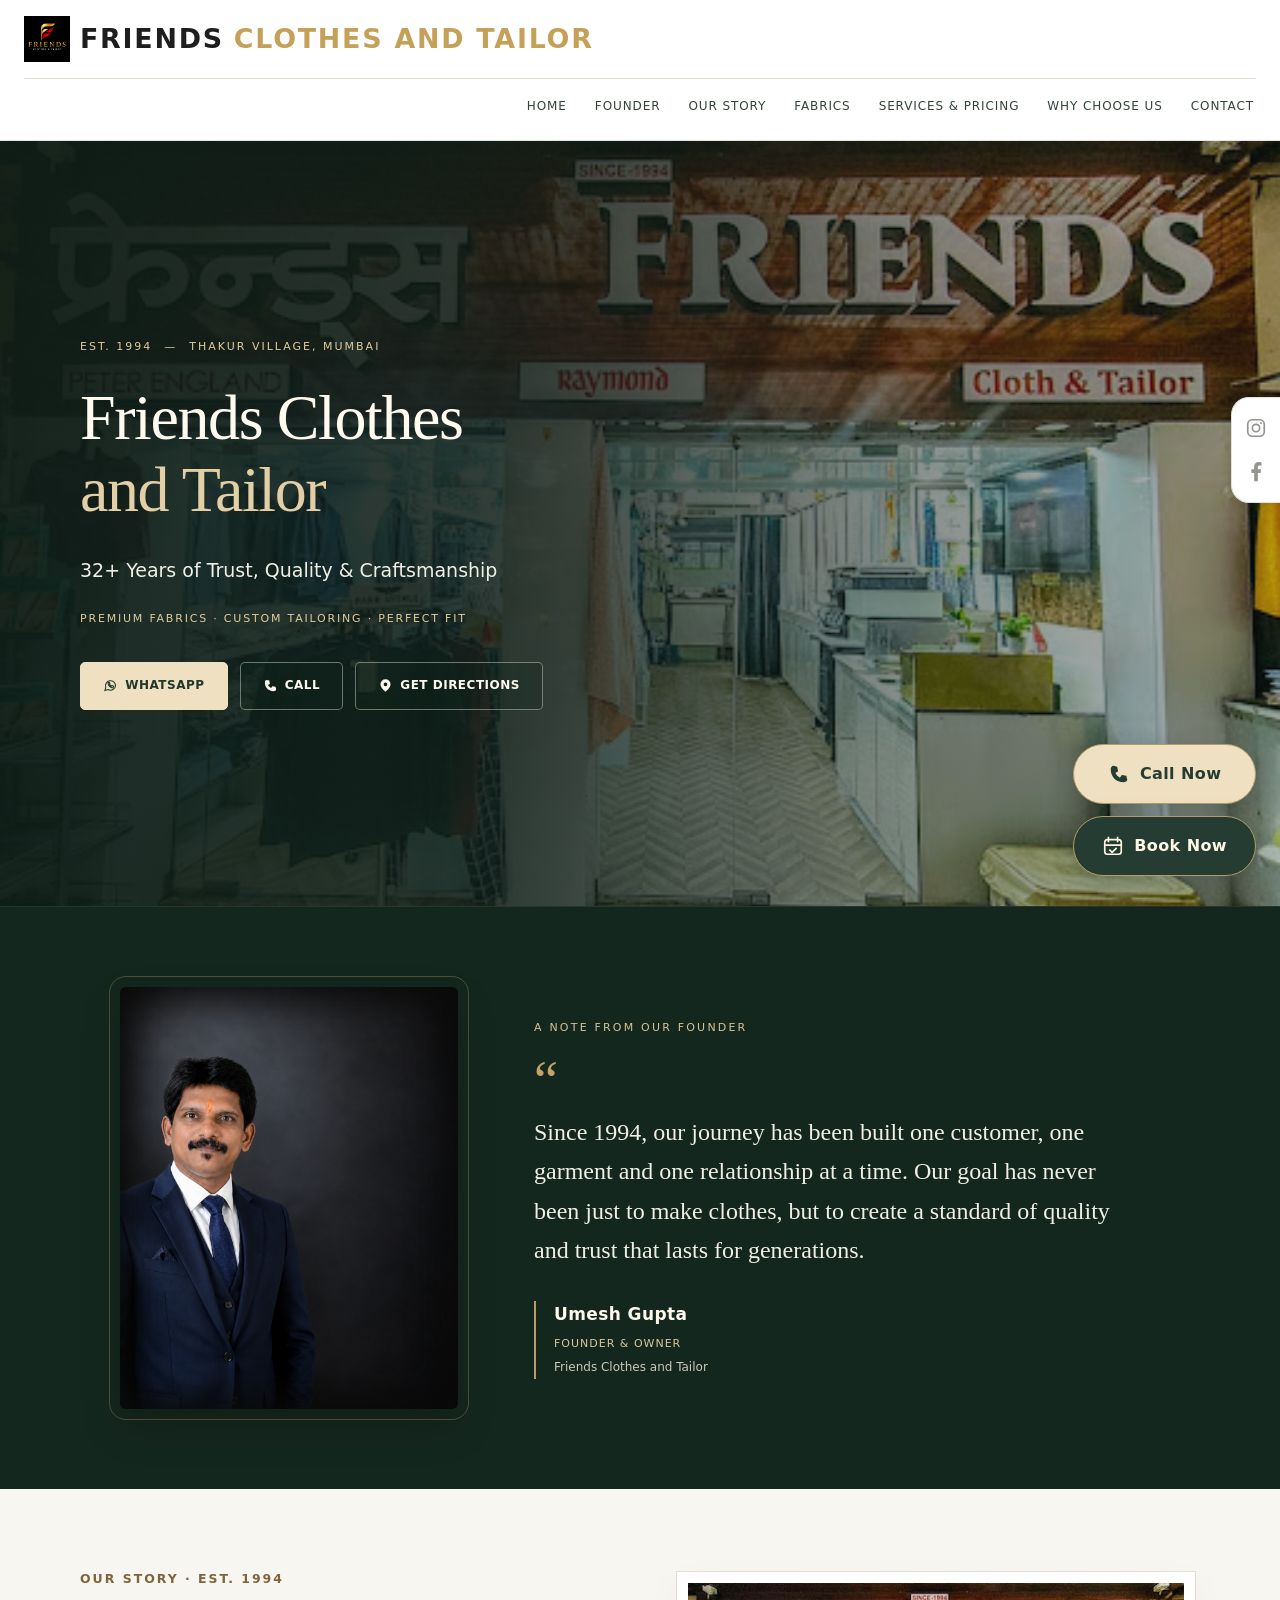
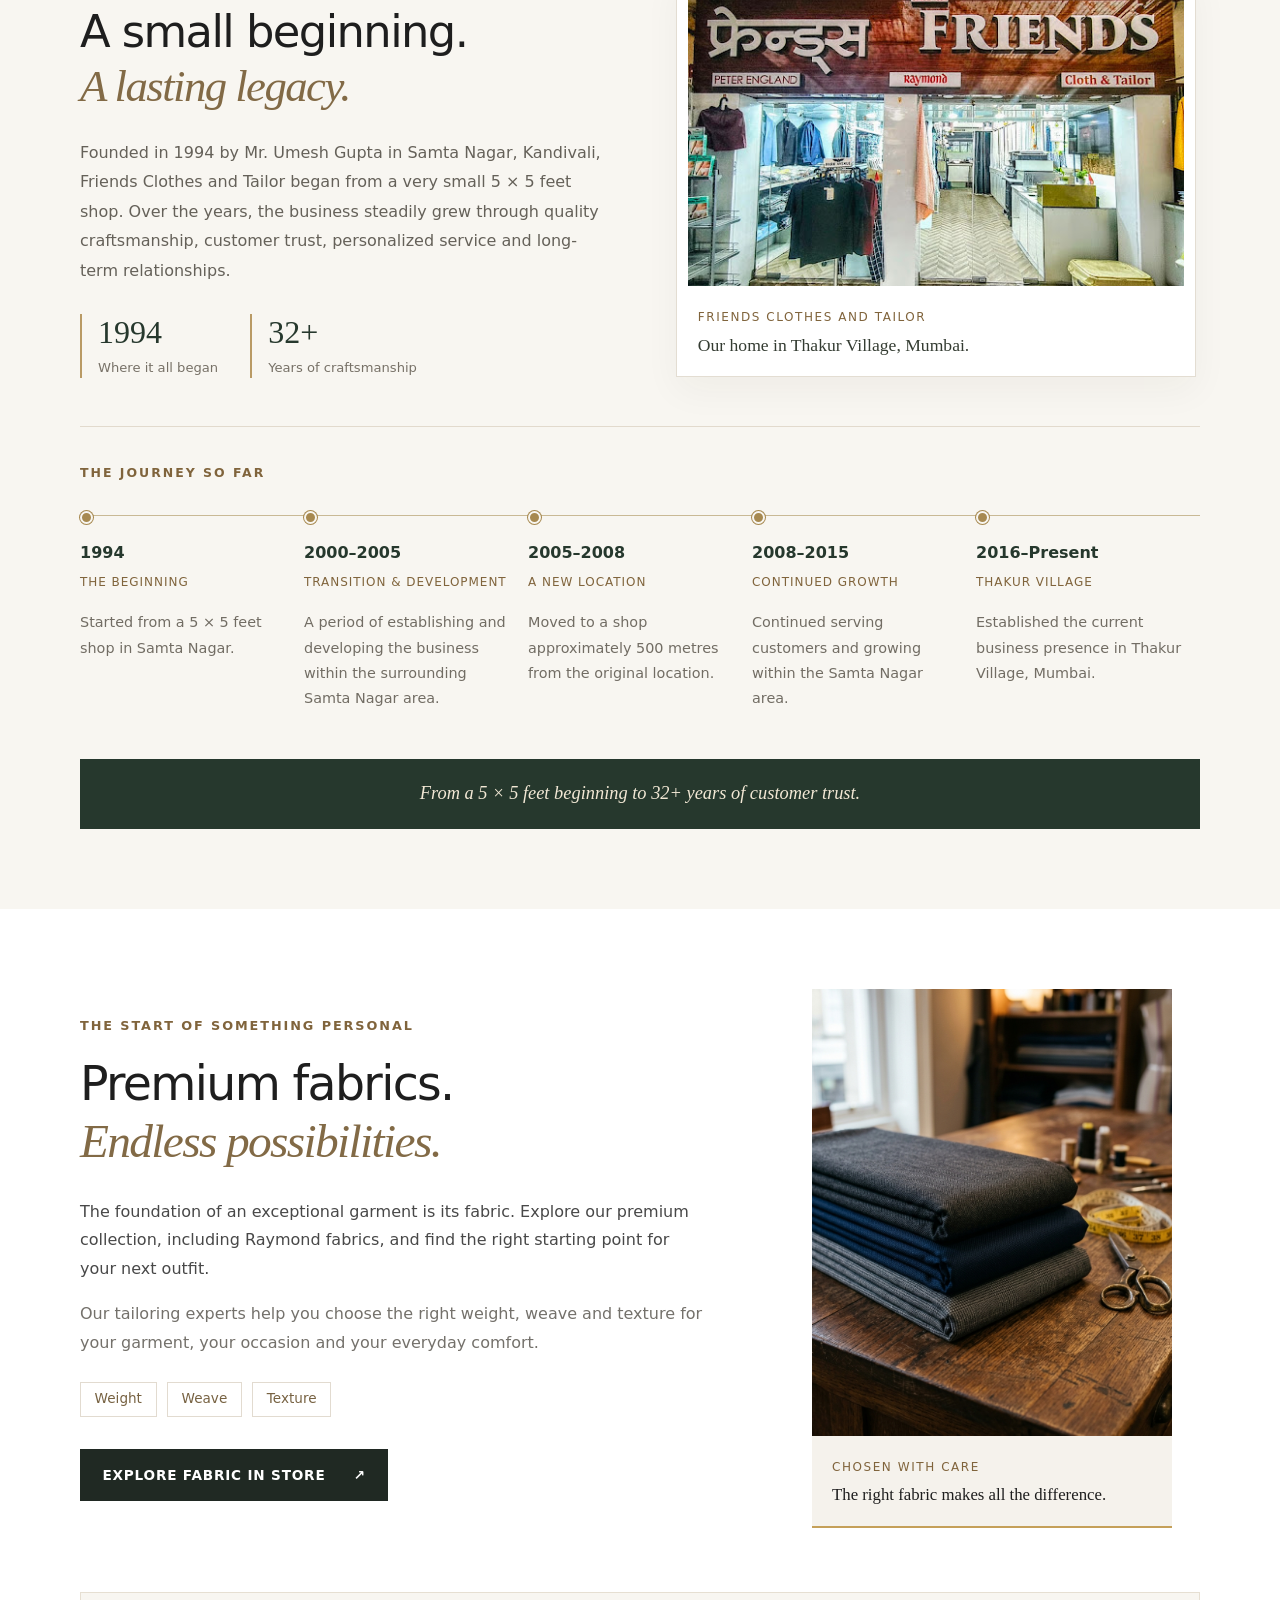
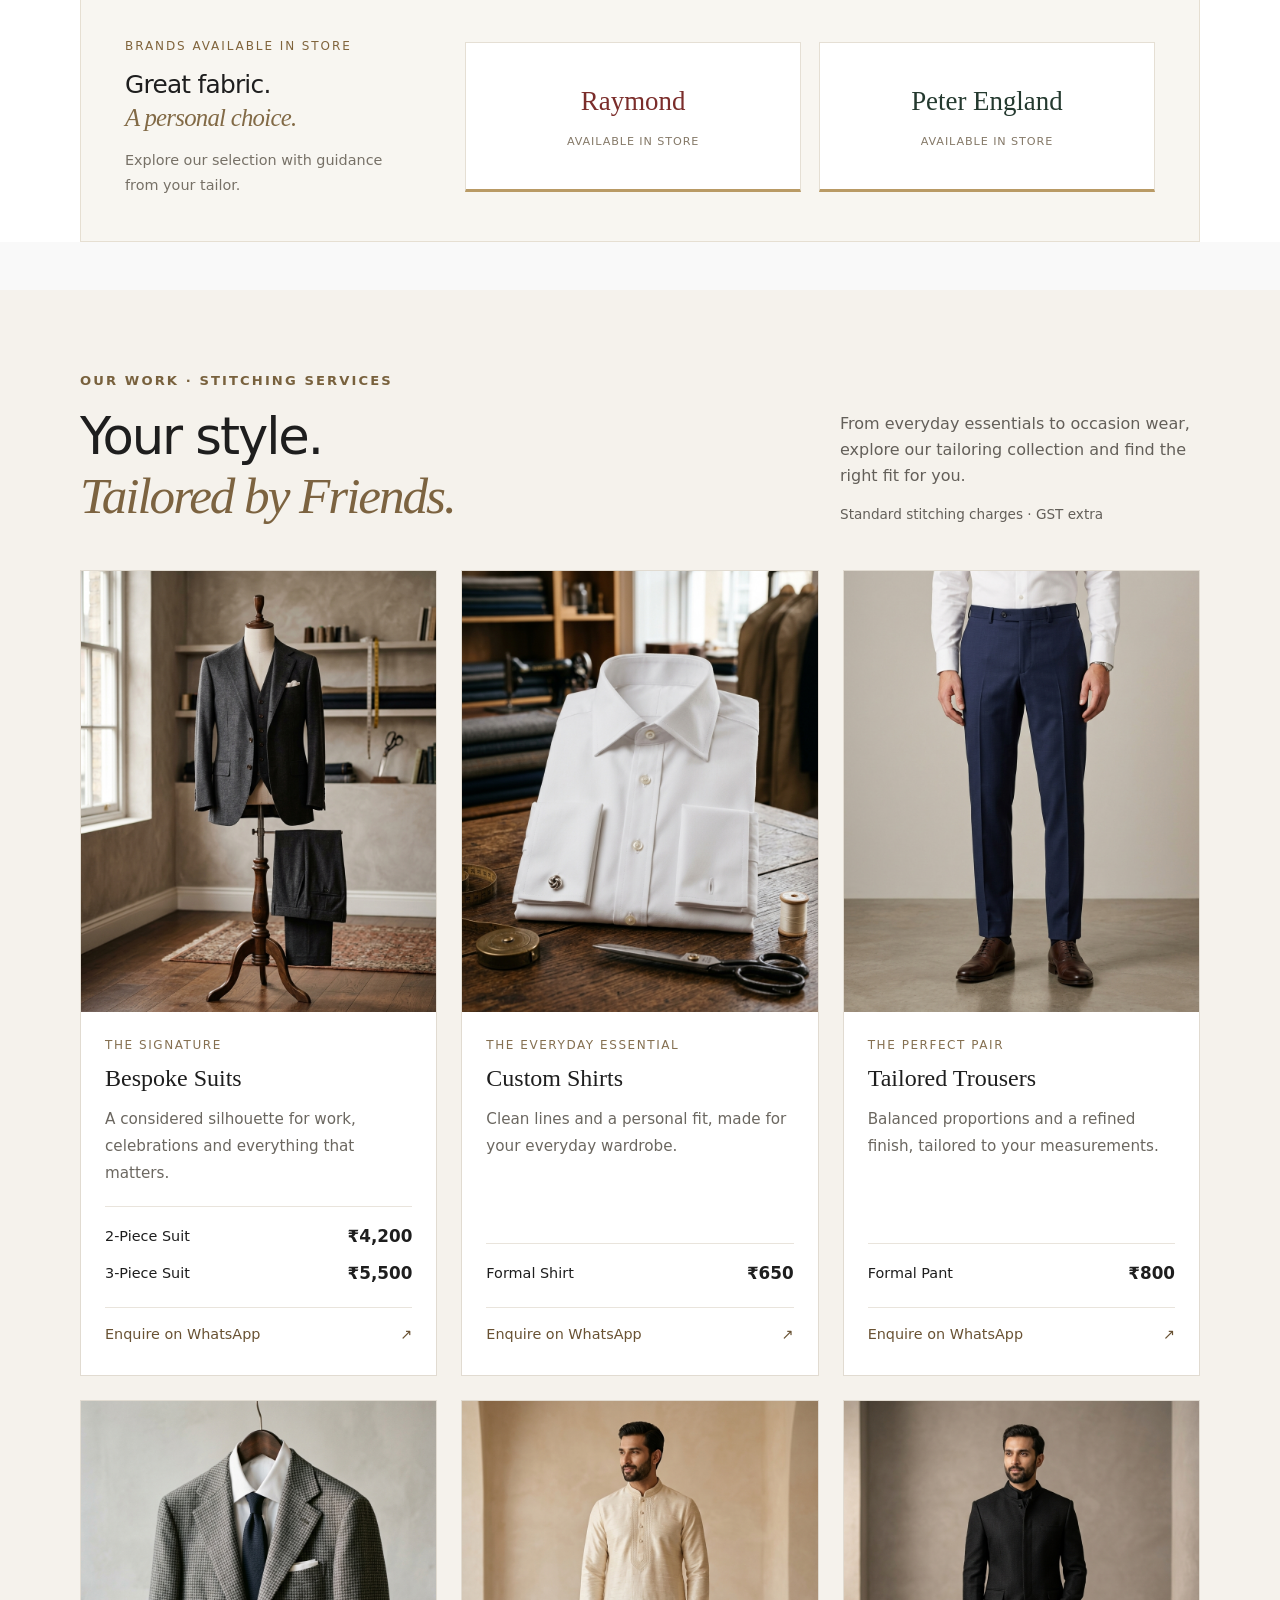
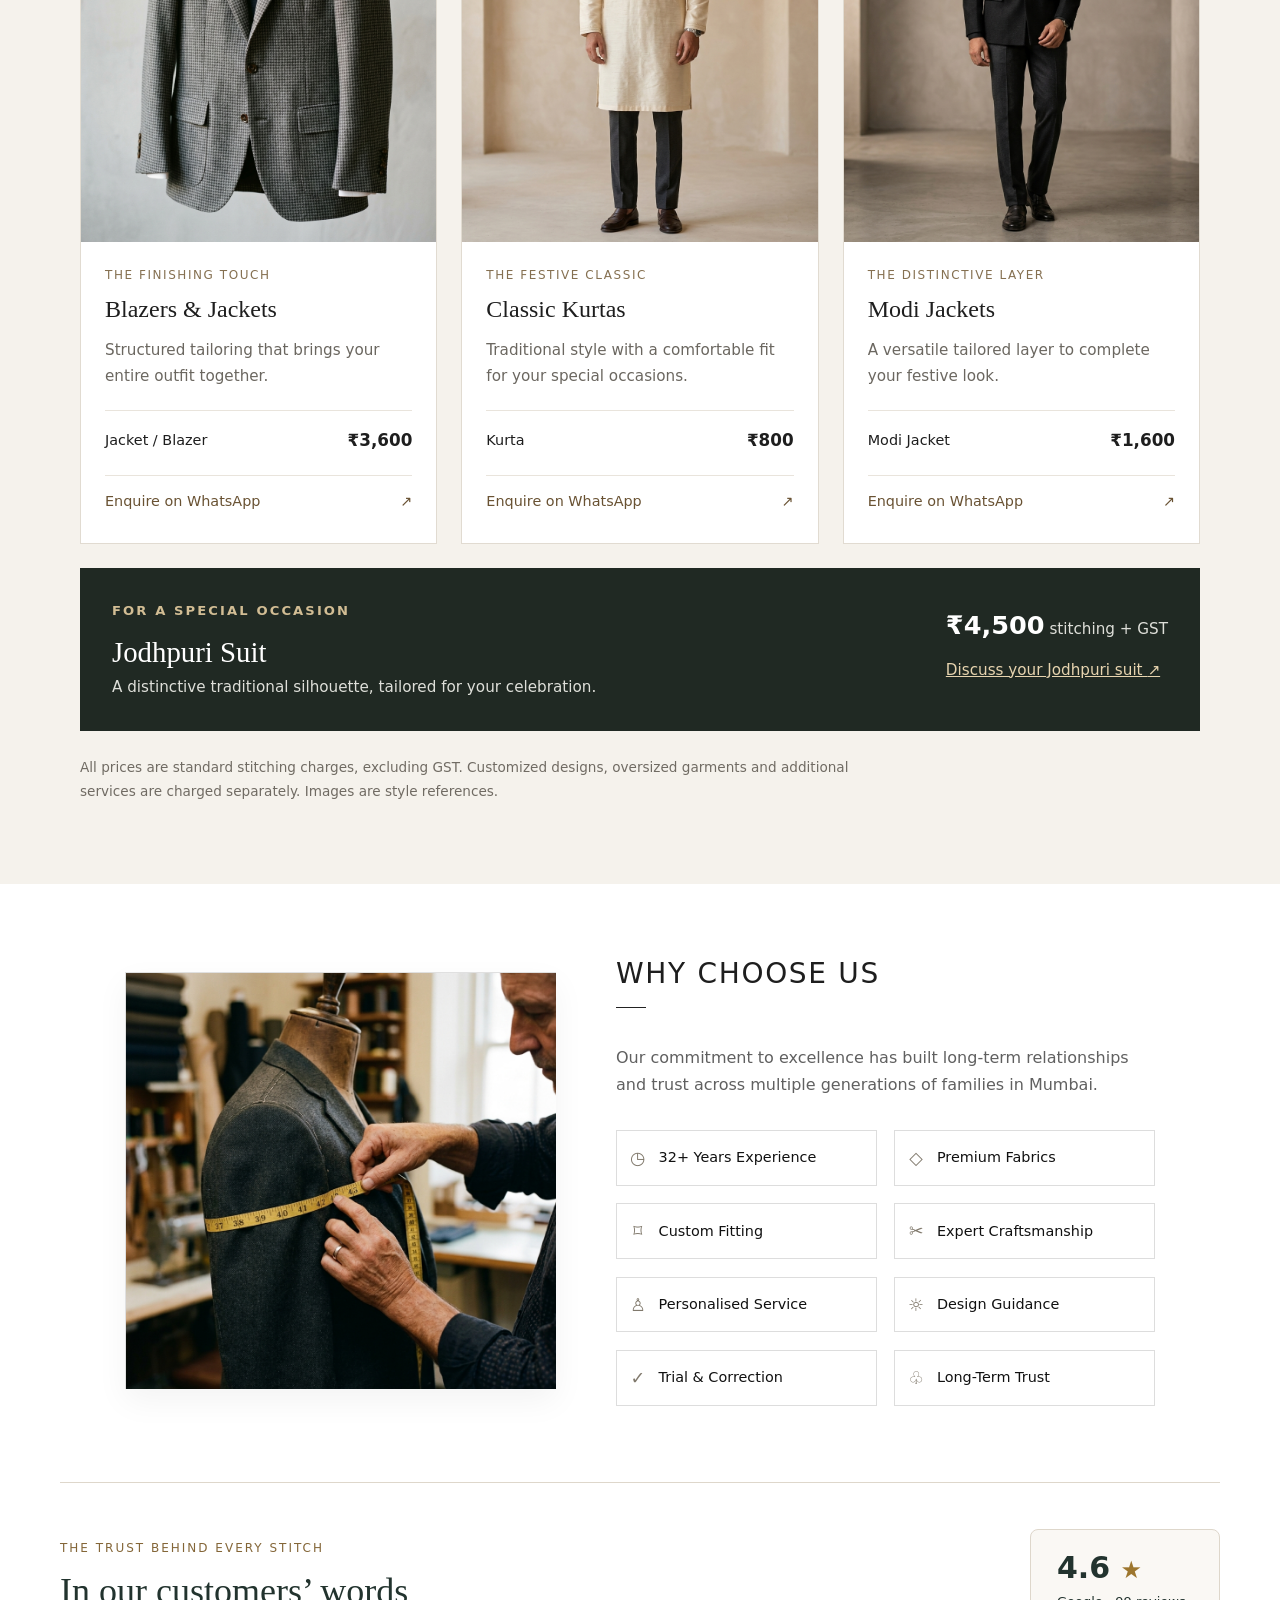
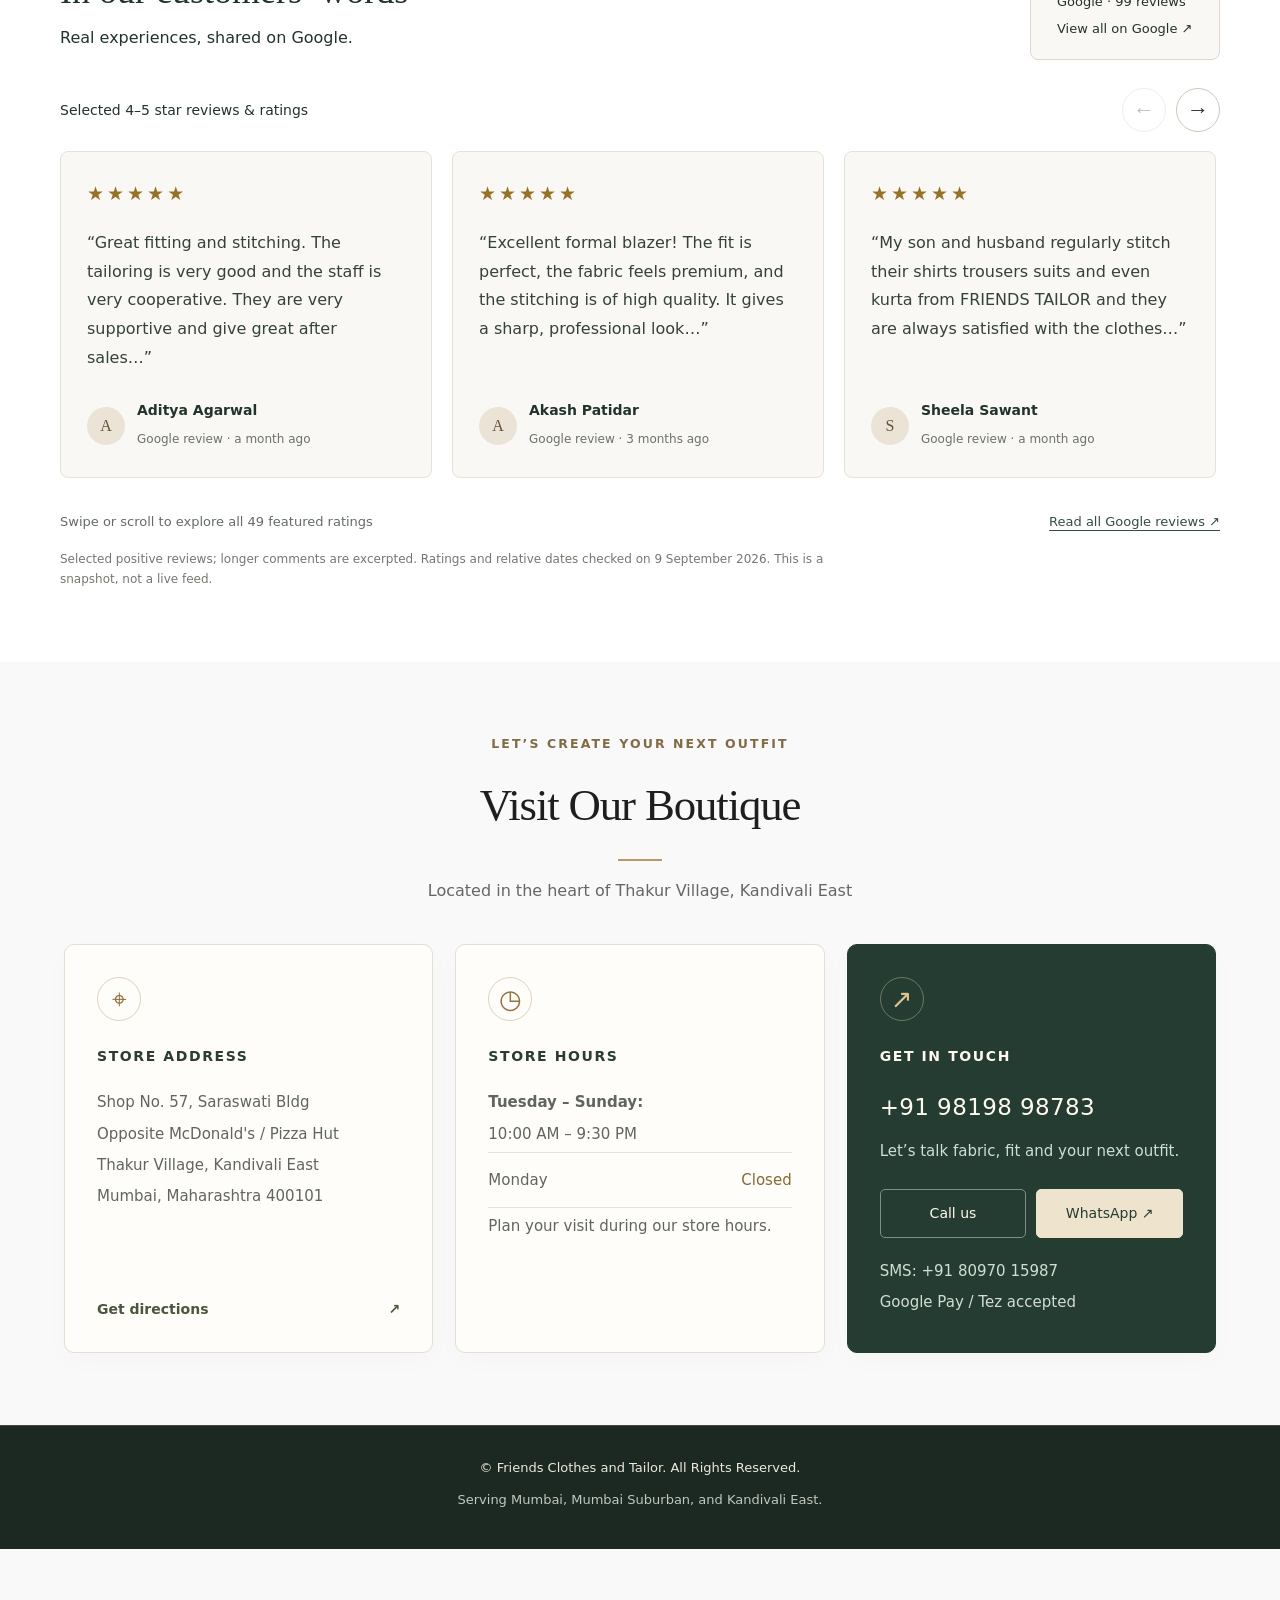
<file: index.html>
<!DOCTYPE html>
<html lang="en">
<head>
  <meta charset="UTF-8">
  <meta name="viewport" content="width=device-width, initial-scale=1.0">
  <title>Friends Clothes and Tailor | Bespoke Menswear Mumbai</title>
  <link rel="icon" type="image/png" href="logo.png">
  <style>
    :root {
      --primary: #1E1E1E;
      --secondary: #1E2A38;
      --accent: #C5A059;
      --bg-light: #F9F9F9;
      --white: #FFFFFF;
      --text-muted: #666666;
      --font-main: system-ui, -apple-system, BlinkMacSystemFont, 'Segoe UI', Roboto, sans-serif;
    }

    * {
      box-sizing: border-box;
      margin: 0;
      padding: 0;
    }

    body {
      font-family: var(--font-main);
      background-color: var(--bg-light);
      color: var(--primary);
      line-height: 1.6;
    }

    /* Header & Navigation */
    header {
      background-color: var(--white);
      border-bottom: 1px solid #E5E5E5;
      position: sticky;
      top: 0;
      z-index: 1000;
    }

    .nav-container {
      max-width: 1200px;
      margin: 0 auto;
      padding: 1rem 1.5rem;
      display: flex;
      justify-content: space-between;
      align-items: center;
    }

    .brand-title {
      display: flex;
      align-items: center;
      gap: 0.6rem;
      font-size: 1.25rem;
      font-weight: 700;
      letter-spacing: 0.1em;
      text-transform: uppercase;
      color: var(--primary);
    }

    .brand-title img {
      height: 40px;
      width: auto;
    }

    .brand-title span {
      color: var(--accent);
    }

    .nav-links {
      display: flex;
      gap: 1.5rem;
      list-style: none;
    }

    .nav-links a {
      text-decoration: none;
      color: var(--primary);
      font-size: 1rem;
      font-weight: 500;
      text-transform: uppercase;
      letter-spacing: 0.05em;
      transition: color 0.2s ease;
    }

    .nav-links a:hover {
      color: var(--accent);
    }

    /* Hero Section */
    .hero {
      background-color: var(--primary);
      color: var(--white);
      padding: 5rem 1.5rem;
      text-align: center;
    }

    .hero-container {
      max-width: 800px;
      margin: 0 auto;
    }

    .hero-tagline {
      color: var(--accent);
      font-size: 0.95rem;
      font-weight: 700;
      letter-spacing: 0.15em;
      text-transform: uppercase;
      margin-bottom: 1rem;
    }

    .hero h1 {
      font-size: 2.5rem;
      font-weight: 700;
      margin-bottom: 1.25rem;
      line-height: 1.2;
      text-transform: uppercase;
      letter-spacing: 0.05em;
    }

    .hero p {
      font-size: 1.1rem;
      color: #CCCCCC;
      margin-bottom: 2rem;
    }

    .btn-group {
      display: flex;
      justify-content: center;
      gap: 1rem;
      flex-wrap: wrap;
    }

    .btn {
      display: inline-block;
      padding: 0.85rem 1.75rem;
      font-size: 1rem;
      font-weight: 600;
      text-transform: uppercase;
      letter-spacing: 0.05em;
      text-decoration: none;
      border-radius: 2px;
      transition: background-color 0.2s ease, border-color 0.2s ease;
    }

    .btn-primary {
      background-color: var(--accent);
      color: var(--white);
      border: 1px solid var(--accent);
    }

    .btn-primary:hover {
      background-color: #b08d46;
    }

    .btn-secondary {
      background-color: transparent;
      color: var(--white);
      border: 1px solid var(--white);
    }

    .btn-secondary:hover {
      background-color: var(--white);
      color: var(--primary);
    }

    /* General Layout */
    .section {
      max-width: 1200px;
      margin: 0 auto;
      padding: 4.5rem 1.5rem;
    }

    .section-header {
      text-align: center;
      margin-bottom: 3rem;
    }

    .section-header h2 {
      font-size: 2rem;
      text-transform: uppercase;
      letter-spacing: 0.05em;
      margin-bottom: 0.5rem;
    }

    .section-header p {
      color: var(--text-muted);
      font-size: 1rem;
    }

    /* Founder Section */
    .founder {
      background: radial-gradient(ellipse at 75% 45%, #151209 0%, #0b0b0a 70%);
      color: #f5f5f3;
      padding: 5rem 1.5rem;
      scroll-margin-top: 100px;
    }

    .founder-inner {
      max-width: 840px;
      margin: 0 auto;
      display: grid;
      grid-template-columns: 338px minmax(0, 1fr);
      align-items: center;
      gap: 3rem;
    }

    .founder-photo {
      position: relative;
      width: 100%;
      aspect-ratio: 338 / 422;
      overflow: hidden;
      background: #111;
    }

    /* Frame only the portrait from the supplied 1300 x 642 screenshot. */
    .founder-photo img {
      position: absolute;
      width: 384.615385%;
      max-width: none;
      height: auto;
      left: -68.343195%;
      top: -37.440758%;
    }

    .founder-quote-mark {
      display: block;
      color: #967019;
      font-family: Georgia, serif;
      font-size: 4rem;
      line-height: 0.8;
      margin-bottom: 0.5rem;
    }

    .founder blockquote p {
      font-size: 1.2rem;
      font-style: italic;
      line-height: 1.7;
      font-weight: 500;
    }

    .founder-credit {
      margin-top: 2rem;
      padding-left: 1.1rem;
      border-left: 1px solid var(--accent);
      text-transform: uppercase;
      letter-spacing: 0.08em;
    }

    .founder-credit h2 {
      font-size: 1rem;
      font-weight: 700;
      margin-bottom: 0.25rem;
    }

    .founder-credit p {
      color: #aaa69a;
      font-size: 0.82rem;
      line-height: 1.8;
    }

    @media (max-width: 1050px) {
      .nav-container { flex-wrap: wrap; gap: 1rem; }
    }

    @media (max-width: 768px) {
      .founder { padding: 3.5rem 1.5rem; }
      .founder-inner { grid-template-columns: minmax(0, 1fr); gap: 2.5rem; }
      .founder-photo { max-width: 338px; margin: 0 auto; }
      .founder-message { max-width: 450px; margin: 0 auto; }
      .founder blockquote p { font-size: 1.1rem; }
    }

    /* About Section */
    .about-grid {
      display: grid;
      grid-template-columns: 1fr 1fr;
      gap: 3rem;
      align-items: center;
    }

    .about-content h3 {
      font-size: 1.4rem;
      margin-bottom: 1rem;
    }

    .about-content p {
      margin-bottom: 1rem;
      color: #444;
    }

    .highlight-box {
      background-color: var(--white);
      padding: 2rem;
      border-left: 4px solid var(--accent);
      box-shadow: 0 4px 6px rgba(0,0,0,0.02);
    }

    /* Price / Services Table */
    .table-container {
      background-color: var(--white);
      border-radius: 4px;
      box-shadow: 0 4px 12px rgba(0,0,0,0.03);
      overflow-x: auto;
    }

    table {
      width: 100%;
      border-collapse: collapse;
      text-align: left;
    }

    th, td {
      padding: 1.2rem 1.5rem;
      border-bottom: 1px solid #EEEEEE;
    }

    th {
      background-color: var(--secondary);
      color: var(--white);
      font-weight: 600;
      text-transform: uppercase;
      font-size: 0.95rem;
      letter-spacing: 0.05em;
    }

    td {
      font-size: 1rem;
    }

    td.price {
      font-weight: 700;
      color: var(--primary);
    }

    /* Fabric Brands */
    .brand-strip {
      background-color: var(--white);
      padding: 2.5rem 1.5rem;
      text-align: center;
      border-top: 1px solid #E5E5E5;
      border-bottom: 1px solid #E5E5E5;
    }

    .brand-list {
      display: flex;
      justify-content: center;
      gap: 3rem;
      margin-top: 1rem;
      flex-wrap: wrap;
      font-weight: 600;
      color: var(--text-muted);
      text-transform: uppercase;
      letter-spacing: 0.1em;
    }

    /* Contact Details */
    .contact-grid {
      display: grid;
      grid-template-columns: repeat(auto-fit, minmax(280px, 1fr));
      gap: 2rem;
    }

    .contact-card {
      background-color: var(--white);
      padding: 2rem;
      border-radius: 4px;
      box-shadow: 0 2px 4px rgba(0,0,0,0.02);
    }

    .contact-card h3 {
      font-size: 1.1rem;
      text-transform: uppercase;
      letter-spacing: 0.05em;
      margin-bottom: 1rem;
      color: var(--secondary);
    }

    .contact-card p {
      color: #555;
      margin-bottom: 0.5rem;
      font-size: 1rem;
    }

    /* Footer */
    footer {
      background-color: var(--primary);
      color: #999999;
      padding: 2rem 1.5rem;
      text-align: center;
      font-size: 0.95rem;
    }

    footer p {
      margin-bottom: 0.5rem;
    }

    @media (max-width: 768px) {
      .nav-links {
        display: none;
      }
      .about-grid {
        grid-template-columns: 1fr;
      }
      .hero h1 {
        font-size: 1.8rem;
      }
    }
    /* Home design based on the supplied Pomelli reference. */
    section[id] { scroll-margin-top: 140px; }
    .hero {
      background: linear-gradient(#0003, #0003), url('assets/shop-home-background.png') center / cover no-repeat;
      min-height: max(575px, calc(100svh - 80px));
      display: flex;
      align-items: center;
      padding: 6rem 1.5rem 3rem;
    }
    .hero-container { width: 100%; max-width: 666px; }
    .hero-panel {
      padding: 2.75rem 2rem;
      background: rgba(12, 12, 12, 0.38);
      border: 1px solid rgba(255, 255, 255, 0.22);
      border-radius: 8px;
      margin-bottom: 2rem;
    }
    .hero h1 {
      font-size: clamp(2rem, 3.8vw, 3.1rem);
      line-height: 1.25;
      letter-spacing: -0.025em;
      margin-bottom: 1.5rem;
    }
    .hero p { font-size: 1.25rem; color: #f5f5f5; margin-bottom: 1rem; font-weight: 500; }
    .hero-tagline { color: #d4bd83; font-size: 0.9rem; font-weight: 500; letter-spacing: 0.12em; margin-bottom: 0; }
    .hero .btn-group { gap: 0.7rem; }
    .hero .btn {
      display: inline-flex;
      align-items: center;
      justify-content: center;
      gap: 0.45rem;
      min-height: 44px;
      padding: 0.65rem 1.25rem;
      border-radius: 0;
      font-size: 0.78rem;
      letter-spacing: 0.035em;
    }
    .hero .btn-primary { background: #fff; border-color: #fff; color: #152031; }
    .hero .btn-primary:hover { background: #eee7d7; border-color: #eee7d7; }
    .hero .btn-secondary { border-color: #ffffff80; }
    .hero .btn svg { width: 13px; height: 13px; flex: none; }
    a:focus-visible { outline: 3px solid var(--accent); outline-offset: 5px; }
    @media (max-width: 768px) {
      .nav-links { display: flex; flex-wrap: wrap; justify-content: center; gap: 0.5rem 1rem; width: 100%; }
      .nav-links a { font-size: 0.82rem; }
      .brand-title { font-size: 1rem; letter-spacing: 0.03em; }
      .nav-container { justify-content: center; padding: 0.7rem 1rem; }
      .hero { padding: 4rem 1rem 3rem; min-height: 560px; }
      .hero-panel { padding: 2rem 1rem; }
      .hero p { font-size: 1rem; }
    }
    /* Our Story: fixed portrait framing, with no animated image scaling. */
    .our-story { background: #fff; padding: 5rem 1.5rem; }
    .story-inner {
      max-width: 1080px;
      margin: 0 auto;
      display: grid;
      grid-template-columns: minmax(0, 1fr) minmax(0, 520px);
      gap: 4rem;
      align-items: center;
    }
    .story-copy h2 {
      font-size: 1.75rem;
      line-height: 1.25;
      letter-spacing: 0.06em;
      text-transform: uppercase;
      font-weight: 500;
    }
    .story-copy h2::after {
      content: '';
      display: block;
      width: 36px;
      height: 2px;
      background: #303030;
      margin: 1rem 0 1.5rem;
    }
    .story-intro { font-size: 1rem; color: #555; line-height: 1.85; }
    .story-timeline { list-style: none; margin: 2rem 0; border-left: 1px solid #ddd; padding-left: 1.5rem; }
    .story-timeline li { position: relative; padding-bottom: 1.5rem; }
    .story-timeline li:last-child { padding-bottom: 0; }
    .story-timeline li::before {
      content: ''; position: absolute; width: 7px; height: 7px;
      border-radius: 50%; background: #222; left: calc(-1.5rem - 4px); top: 0.5rem;
    }
    .story-timeline h3 { font-size: 1rem; }
    .story-timeline .milestone-title { text-transform: uppercase; letter-spacing: 0.08em; font-size: 0.78rem; color: #777; margin: 0.2rem 0 0.45rem; }
    .story-timeline p { font-size: 0.95rem; color: #666; line-height: 1.7; }
    .story-note { border-left: 2px solid var(--accent); padding-left: 1rem; font-size: 1rem; font-weight: 600; }
    .story-shop-photo {
      position: relative; width: 520px; max-width: 100%; aspect-ratio: 512 / 313;
      overflow: hidden; margin: 0 auto; background: #eee;
      box-shadow: 0 12px 26px #00000014;
    }
    /* Display the original shop photograph without screenshot cropping or zoom. */
    .story-shop-photo img {
      display: block; width: 100%; max-width: 100%; height: auto;
      transform: none; transition: none; animation: none;
    }
    @media (max-width: 850px) {
      .story-inner { grid-template-columns: minmax(0, 1fr); gap: 2.5rem; }
      .our-story { padding: 3.5rem 1.5rem; }
      .story-copy h2 { font-size: 1.5rem; }
    }
    /* Why Choose Us: photo and eight benefits from the supplied reference. */
    .why-section { background: #fff; padding: 4.5rem 1.5rem; }
    .why-inner { max-width: 1030px; margin: 0 auto; display: grid; grid-template-columns: minmax(0, 431px) minmax(0, 1fr); gap: 3.75rem; align-items: center; }
    .why-photo { position: relative; width: 100%; aspect-ratio: 431 / 417; overflow: hidden; box-shadow: 0 12px 30px #0000000d; }
    /* Frame the photo above the bottom-corner mark in the supplied screenshot. */
    .why-photo img { position: absolute; width: 269.837587%; max-width: none; height: auto; left: -15.081206%; top: -9.592326%; }
    .why-copy h2 { font-size: 1.75rem; font-weight: 500; text-transform: uppercase; letter-spacing: 0.06em; line-height: 1.3; }
    .why-copy h2::after { content: ''; display: block; width: 30px; height: 1px; background: #222; margin: 0.9rem 0 2.25rem; }
    .why-copy > p { color: #606060; font-size: 1rem; line-height: 1.7; margin-bottom: 2rem; }
    .why-benefits { display: grid; grid-template-columns: repeat(2, minmax(0, 1fr)); gap: 1.1rem; list-style: none; }
    .why-benefits li { display: flex; align-items: center; gap: 0.8rem; min-height: 52px; padding: 0.8rem; border: 1px solid #ddd; font-size: 0.9rem; color: #111; }
    .why-benefits span { flex: 0 0 16px; text-align: center; color: #80796c; font-size: 1.1rem; }
    @media (max-width: 850px) {
      .why-inner { grid-template-columns: minmax(0, 1fr); gap: 2.5rem; }
      .why-photo { max-width: 431px; margin: 0 auto; }
      .why-section { padding: 3.5rem 1.5rem; }
    }
    @media (max-width: 420px) { .why-benefits { grid-template-columns: minmax(0, 1fr); gap: 0.75rem; } }
    /* Editorial collection combines outfit references and complete stitching prices. */
    .collection { background: #f5f2ec; padding: 5rem 1.5rem; }
    .collection-inner { max-width: 1120px; margin: 0 auto; }
    .collection-heading { display: flex; justify-content: space-between; align-items: end; gap: 3rem; margin-bottom: 2.75rem; }
    .collection-eyebrow { color: #78613d; font-size: 0.82rem; font-weight: 600; letter-spacing: 0.16em; margin-bottom: 1rem; }
    .collection-heading h2 { font-size: clamp(2.1rem, 4vw, 3.5rem); line-height: 1.15; font-weight: 500; letter-spacing: -0.04em; }
    .collection-heading h2 em { font-family: Georgia, serif; font-weight: 400; color: #7c6340; }
    .collection-intro { max-width: 360px; color: #635f59; font-size: 1rem; }
    .collection-small { font-size: 0.85rem; margin-top: 1rem; }
    .collection-grid { display: grid; grid-template-columns: repeat(3, minmax(0, 1fr)); gap: 1.5rem; }
    .collection-card { background: #fff; border: 1px solid #e1dbd1; display: flex; flex-direction: column; }
    .collection-photo { width: 100%; aspect-ratio: 928 / 1152; position: relative; overflow: hidden; background: #ded9cf; }
    .collection-photo img { display: block; width: 100%; max-width: 100%; height: auto; }
    .collection-details { padding: 1.5rem; display: flex; flex-direction: column; flex: 1; }
    .collection-tag { font-size: 0.75rem; letter-spacing: 0.13em; color: #857051; margin-bottom: 0.5rem; }
    .collection-details h3 { font-family: Georgia, serif; font-size: 1.5rem; font-weight: 400; line-height: 1.3; }
    .collection-description { color: #6b6760; font-size: 0.95rem; margin: 0.75rem 0 1.25rem; }
    .collection-prices { margin-top: auto; border-top: 1px solid #e9e4dc; padding-top: 0.7rem; }
    .collection-prices > div { display: flex; align-items: center; justify-content: space-between; gap: 0.5rem; padding: 0.3rem 0; font-size: 0.9rem; }
    .collection-prices strong { font-size: 1.05rem; white-space: nowrap; }
    .collection-enquire { display: flex; justify-content: space-between; align-items: center; min-height: 44px; margin-top: 1rem; padding-top: 0.6rem; border-top: 1px solid #e9e4dc; color: #695233; text-decoration: none; font-size: 0.9rem; }
    .collection-enquire:hover { text-decoration: underline; }
    .collection-special { margin-top: 1.5rem; background: #202923; color: #fff; padding: 2rem; display: flex; justify-content: space-between; align-items: center; gap: 2rem; }
    .collection-special .collection-eyebrow { color: #d2bd94; margin-bottom: 0.5rem; }
    .collection-special h3 { font-family: Georgia, serif; font-size: 1.8rem; font-weight: 400; }
    .collection-special p:not(.collection-eyebrow) { font-size: 0.95rem; color: #dedfd9; }
    .collection-special-action { flex-shrink: 0; }
    .collection-special-action strong { color: #fff; font-size: 1.6rem; }
    .collection-special-action a { color: #e7d4af; font-size: 0.95rem; display: inline-block; padding: 0.7rem 0; }
    .collection-footnote { color: #706b63; font-size: 0.85rem; line-height: 1.8; margin-top: 1.5rem; max-width: 800px; }
    @media (max-width: 850px) {
      .collection-heading { align-items: start; flex-direction: column; gap: 1.5rem; }
      .collection-intro { max-width: 520px; }
      .collection-grid { grid-template-columns: repeat(2, minmax(0, 1fr)); }
      .collection-special { align-items: start; flex-direction: column; }
    }
    @media (max-width: 540px) { .collection { padding: 3.5rem 1.25rem; } .collection-grid { grid-template-columns: minmax(0, 1fr); } }
    /* Fabric feature combines the collection introduction with the brand strip. */
    .fabric-section { background: #fff; padding: 5rem 1.5rem 0; }
    .fabric-inner { max-width: 1120px; margin: 0 auto; }
    .fabric-layout { display: grid; grid-template-columns: minmax(0, 1.2fr) minmax(0, 0.8fr); gap: 5rem; align-items: center; padding-bottom: 4rem; }
    .fabric-eyebrow { color: #80643c; font-size: 0.8rem; font-weight: 600; letter-spacing: 0.15em; margin-bottom: 1.2rem; }
    .fabric-copy h2 { font-size: clamp(2rem, 3.7vw, 3.2rem); line-height: 1.2; font-weight: 500; letter-spacing: -0.035em; margin-bottom: 1.75rem; }
    .fabric-copy h2 em { font-family: Georgia, serif; color: #826a46; font-weight: 400; }
    .fabric-lead { color: #484848; font-size: 1rem; line-height: 1.8; margin-bottom: 1rem; }
    .fabric-description { color: #74716b; font-size: 1rem; line-height: 1.8; }
    .fabric-qualities { display: flex; flex-wrap: wrap; gap: 0.65rem; margin: 1.5rem 0 2rem; }
    .fabric-qualities span { border: 1px solid #e2dbd0; padding: 0.35rem 0.85rem; color: #776242; font-size: 0.85rem; }
    .fabric-explore { display: inline-flex; align-items: center; gap: 1.75rem; min-height: 52px; padding: 1rem 1.4rem; border: 0; background: #202923; color: #fff; font: 600 0.85rem var(--font-main); text-transform: uppercase; letter-spacing: 0.06em; }
    .fabric-explore { text-decoration: none; } .fabric-explore:hover { background: #35463b; }
    .fabric-coming-soon { color: #76716a; font-size: 0.85rem; margin-top: 0.6rem; }
    .fabric-visual { max-width: 360px; width: 100%; margin: 0 auto; }
    .fabric-photo { width: 100%; aspect-ratio: 928 / 1152; overflow: hidden; background: #eee7db; }
    /* Display the supplied full-resolution fabric photo at its natural ratio. */
    .fabric-photo img { display: block; width: 100%; max-width: 100%; height: auto; }
    .fabric-caption { background: #f5f2ec; padding: 1.1rem 1.25rem; border-bottom: 2px solid #c5a059; }
    .fabric-caption span { font-size: 0.75rem; letter-spacing: 0.13em; color: #80643c; }
    .fabric-caption p { font-family: Georgia, serif; font-size: 1.05rem; margin-top: 0.2rem; }
    .fabric-brand-row { border-top: 1px solid #e7e1d7; padding: 2rem 0; display: flex; align-items: center; gap: 3rem; }
    .fabric-brand-row > p { color: #857052; font-size: 0.8rem; letter-spacing: 0.12em; text-transform: uppercase; flex-shrink: 0; }
    .fabric-brand-row strong { font-weight: 600; }
    .fabric-brand-row ul { display: flex; flex: 1; justify-content: space-around; gap: 1.5rem; flex-wrap: wrap; list-style: none; }
    .fabric-brand-row li { font-family: Georgia, serif; font-size: 1.4rem; color: #34342f; }
    @media (max-width: 850px) { .fabric-layout { grid-template-columns: minmax(0, 1fr); gap: 2.5rem; } .fabric-section { padding-top: 3.5rem; } }
    @media (max-width: 540px) { .fabric-brand-row { flex-direction: column; gap: 1.25rem; text-align: center; } .fabric-brand-row li { font-size: 1.15rem; } }
    /* Brand display and boutique introduction share a restrained warm palette. */
    .fabric-brand-row { padding: 2.75rem; margin-bottom: 3rem; border: 1px solid #e6dfd2; background: #f8f6f1; gap: 2.5rem; }
    .brand-intro { flex: 0 1 300px; }
    .brand-intro .brand-eyebrow { font-size: 0.75rem; letter-spacing: 0.16em; color: #80643c; margin-bottom: 0.8rem; }
    .brand-intro h3 { font-size: 1.55rem; line-height: 1.3; font-weight: 500; letter-spacing: -0.03em; }
    .brand-intro h3 em { font-family: Georgia, serif; font-weight: 400; color: #826a46; }
    .brand-intro > p:last-child { font-size: 0.9rem; color: #777167; line-height: 1.7; margin-top: 0.9rem; max-width: 260px; }
    .fabric-brand-row ul { display: grid; grid-template-columns: repeat(2, minmax(0, 1fr)); gap: 1.1rem; min-width: 0; }
    .fabric-brand-row .brand-plaque { min-height: 150px; background: #fff; border: 1px solid #e5dfd4; border-bottom: 3px solid #b99a65; display: flex; flex-direction: column; align-items: center; justify-content: center; gap: 1rem; text-align: center; padding: 1.5rem 1rem; }
    .brand-plaque-name { font-family: Georgia, serif; font-size: clamp(1.25rem, 2.1vw, 1.9rem); line-height: 1.3; }
    .brand-raymond .brand-plaque-name { color: #7b2d2b; }
    .brand-peter .brand-plaque-name { color: #24392f; }
    .brand-plaque-note { font: 500 0.7rem var(--font-main); letter-spacing: 0.14em; color: #857968; }
    #contact .section-header { margin-bottom: 2.5rem; }
    .visit-eyebrow { display: block; color: #826a46; font-size: 0.78rem; font-weight: 600; letter-spacing: 0.17em; margin-bottom: 1rem; }
    #contact .section-header h2 { font-family: Georgia, serif; font-weight: 400; font-size: clamp(2rem, 3.5vw, 2.8rem); text-transform: none; letter-spacing: -0.025em; }
    #contact .section-header h2::after { content: ''; display: block; background: #b99a65; width: 44px; height: 2px; margin: 1.1rem auto; }
    #contact .section-header p { font-size: 1rem; }
    @media (max-width: 850px) {
      .fabric-brand-row { flex-direction: column; align-items: stretch; padding: 2rem; gap: 1.5rem; }
      .brand-intro { flex-basis: auto; text-align: center; }
      .brand-intro > p:last-child { margin-inline: auto; max-width: 340px; }
      .fabric-brand-row ul { flex: none; width: 100%; }
    }
    @media (max-width: 540px) { .fabric-brand-row { padding: 1.5rem 1rem; } .fabric-brand-row ul { gap: 0.65rem; } .fabric-brand-row .brand-plaque { padding: 1rem 0.5rem; min-height: 125px; } }
    /* Story introduction, storefront and an uninterrupted five-stage timeline. */
    .our-story { background: #f8f6f1; padding: 5rem 1.5rem; }
    .story-inner { max-width: 1120px; grid-template-columns: minmax(0, 1fr) minmax(0, 1fr); gap: 3rem 4rem; }
    .story-eyebrow { color: #80643c; font-size: 0.78rem; font-weight: 600; letter-spacing: 0.16em; margin-bottom: 1rem; }
    .story-copy h2 { font-size: clamp(2rem, 3.5vw, 3.1rem); text-transform: none; letter-spacing: -0.035em; line-height: 1.2; margin-bottom: 1.5rem; }
    .story-copy h2 em { font-family: Georgia, serif; color: #826a46; font-weight: 400; }
    .story-copy h2::after { display: none; }
    .story-intro { font-size: 1rem; color: #656159; line-height: 1.85; }
    .story-facts { display: flex; gap: 2rem; margin-top: 1.75rem; }
    .story-facts > div { border-left: 2px solid #b99a65; padding-left: 1rem; }
    .story-facts strong { display: block; font: 400 2rem Georgia, serif; color: #26382d; }
    .story-facts span { display: block; font-size: 0.82rem; color: #777167; margin-top: 0.4rem; }
    .story-shop-photo { width: 520px; max-width: 100%; aspect-ratio: auto; background: #fff; padding: 0.7rem; border: 1px solid #e3ddd2; box-shadow: 0 14px 35px #32250f0b; }
    .story-shop-photo img { position: static; display: block; width: 100%; height: auto; transform: none; }
    .story-shop-photo figcaption { padding: 1.1rem 0.6rem 0.5rem; }
    .story-shop-photo figcaption span { font-size: 0.75rem; letter-spacing: 0.13em; color: #80643c; }
    .story-shop-photo figcaption p { font: 400 1.1rem Georgia, serif; margin-top: 0.4rem; color: #343c32; }
    .story-journey { grid-column: 1 / -1; border-top: 1px solid #e2dacd; padding-top: 2.25rem; }
    .story-timeline { display: grid; grid-template-columns: repeat(5, minmax(0, 1fr)); border: 0; padding: 0; margin: 2rem 0 0; gap: 0; }
    .story-timeline li { border-top: 1px solid #c9b995; padding: 1.5rem 1rem 0 0; }
    .story-timeline li::before { top: -5px; left: 0; width: 9px; height: 9px; background: #a78950; border: 2px solid #f8f6f1; box-shadow: 0 0 0 1px #a78950; }
    .story-timeline h3 { font-size: 1rem; color: #26382d; }
    .story-timeline .milestone-title { font-size: 0.75rem; color: #80643c; min-height: 2rem; margin: 0.4rem 0; }
    .story-timeline p { color: #726d64; font-size: 0.9rem; }
    .story-note { grid-column: 1 / -1; border: 0; margin: 0; padding: 1.25rem; text-align: center; background: #26382d; color: #f2e8d5; font: italic 400 1.15rem Georgia, serif; line-height: 1.6; }
    @media (max-width: 850px) {
      .story-inner { grid-template-columns: minmax(0, 1fr); gap: 2.5rem; }
      .our-story { padding: 3.5rem 1.5rem; }
      .story-timeline { grid-template-columns: minmax(0, 1fr); margin-left: 0.3rem; }
      .story-timeline li { border-top: 0; border-left: 1px solid #c9b995; padding: 0 0 1.5rem 1.5rem; }
      .story-timeline li::before { left: -5px; top: 0.4rem; }
      .story-timeline li:last-child { padding-bottom: 0; }
      .story-timeline .milestone-title { min-height: 0; }
    }
    /* Keep larger small text comfortable within navigation and narrow cards. */
    .nav-container { flex-wrap: wrap; gap: 1rem 1.5rem; }
    .nav-links { flex-wrap: wrap; gap: 0.75rem 1.25rem; }
    .collection-description, .story-timeline p { line-height: 1.75; }
    .collection-tag, .story-eyebrow, .fabric-eyebrow, .visit-eyebrow { line-height: 1.6; }
    .brand-plaque-note { letter-spacing: 0.08em; }
    @media (max-width: 1050px) { .why-benefits { grid-template-columns: minmax(0, 1fr); } }
    @media (min-width: 541px) and (max-width: 700px) { .collection-details { padding: 1.1rem; } }
  </style>
  <link rel="stylesheet" href="assets/motion.css">
  <script src="assets/motion.js" defer></script>
  <link rel="stylesheet" href="assets/reviews.css">
  <link rel="stylesheet" href="assets/contact.css">
  <link rel="stylesheet" href="assets/hero.css">
  <link rel="stylesheet" href="assets/founder.css">
  <link rel="stylesheet" href="assets/booking.css">
  <script src="assets/reviews.js" defer></script>
  <link rel="stylesheet" href="assets/social.css">
  <link rel="stylesheet" href="assets/navigation.css">
</head>
<body>

  <!-- Navigation -->
  <header>
    <div class="nav-container">
      <div class="brand-title"><img src="logo.png" alt="Friends Clothes and Tailor logo">Friends <span>Clothes and Tailor</span></div>
      <ul class="nav-links">
        <li><a href="#home">Home</a></li>
        <li><a href="#founder">Founder</a></li>
        <li><a href="#our-story">Our Story</a></li>
        <li><a href="#fabrics">Fabrics</a></li>
        <li><a href="#services">Services &amp; Pricing</a></li>
        <li><a href="#about">Why Choose Us</a></li>
        <li><a href="#contact">Contact</a></li>
      </ul>
    </div>
  </header>

  <!-- Hero Section -->
  <section class="hero" id="home" aria-labelledby="home-title">
    <div class="hero-container">
      <div class="hero-panel">
        <div class="hero-eyebrow">EST. 1994 <span aria-hidden="true">—</span> THAKUR VILLAGE, MUMBAI</div>
        <h1 id="home-title">Friends Clothes<br><span>and Tailor</span></h1>
        <p>32+ Years of Trust, Quality &amp; Craftsmanship</p>
        <div class="hero-tagline">Premium Fabrics · Custom Tailoring · Perfect Fit</div>
      </div>
      <div class="btn-group">
        <a href="https://wa.me/919819898783?text=Hi%2C%20I%20am%20interested." class="btn btn-primary" target="_blank" rel="noopener" aria-label="WhatsApp 9819898783: Hi, I am interested.">
          <svg viewBox="0 0 24 24" fill="none" stroke="currentColor" stroke-width="1.7" aria-hidden="true"><path d="M20 11.5a8 8 0 0 1-12 7L3 20l1.5-5A8 8 0 1 1 20 11.5Z"/><path d="M8 7c0 5 4 9 8 9l1-3-3-1-1 1-3-3 1-1-1-2Z"/></svg>
          WhatsApp
        </a>
        <a href="tel:+919819898783" class="btn btn-secondary" aria-label="Call 9819898783">
          <svg viewBox="0 0 24 24" fill="currentColor" aria-hidden="true"><path d="m6 3 4 1 1 5-3 2c1 2 3 4 5 5l2-3 5 1 1 4c0 2-2 3-4 3C9 21 3 15 3 7c0-2 1-4 3-4Z"/></svg>
          Call
        </a>
        <a href="https://www.google.com/maps/dir/?api=1&amp;destination=Friends%20Clothes%20and%20Tailor%2C%20Thakur%20Village%2C%20Kandivali%20East%2C%20Mumbai&amp;destination_place_id=ChIJodlKI1C35zsR84yGXrENvE0" class="btn btn-secondary" target="_blank" rel="noopener">
          <svg viewBox="0 0 24 24" fill="currentColor" aria-hidden="true"><path d="M12 2a8 8 0 0 0-8 8c0 6 8 12 8 12s8-6 8-12a8 8 0 0 0-8-8Zm0 11a3 3 0 1 1 0-6 3 3 0 0 1 0 6Z"/></svg>
          Get Directions
        </a>
      </div>
    </div>
  </section>


  <!-- Founder Section -->
  <section class="founder" id="founder" aria-labelledby="founder-name">
    <div class="founder-inner">
      <div class="founder-photo">
        <img src="assets/founder-reference.png" alt="Umesh Gupta, founder of Friends Clothes and Tailor, wearing a navy three-piece suit" width="1300" height="642" loading="lazy">
      </div>
      <div class="founder-message">
        <p class="founder-eyebrow">A NOTE FROM OUR FOUNDER</p>
        <span class="founder-quote-mark" aria-hidden="true">&ldquo;</span>
        <blockquote>
          <p>Since 1994, our journey has been built one customer, one garment and one relationship at a time. Our goal has never been just to make clothes, but to create a standard of quality and trust that lasts for generations.</p>
        </blockquote>
        <div class="founder-credit">
          <h2 id="founder-name">Umesh Gupta</h2>
          <p>Founder &amp; Owner</p>
          <p>Friends Clothes and Tailor</p>
        </div>
      </div>
    </div>
  </section>


  <!-- Our Story Section -->
  <section class="our-story" id="our-story" aria-labelledby="story-title">
    <div class="story-inner">
      <div class="story-copy">
        <p class="story-eyebrow">OUR STORY · EST. 1994</p>
        <h2 id="story-title">A small beginning.<br><em>A lasting legacy.</em></h2>
        <p class="story-intro">Founded in 1994 by Mr. Umesh Gupta in Samta Nagar, Kandivali, Friends Clothes and Tailor began from a very small 5 × 5 feet shop. Over the years, the business steadily grew through quality craftsmanship, customer trust, personalized service and long-term relationships.</p>
        <div class="story-facts"><div><strong>1994</strong><span>Where it all began</span></div><div><strong>32+</strong><span>Years of craftsmanship</span></div></div>
      </div>
      <div class="story-visual">
        <figure class="story-shop-photo">
          <img src="assets/shop-storefront.png" alt="Friends Clothes and Tailor storefront in Thakur Village, with the shop sign and clothing displays" width="512" height="313" loading="lazy">
          <figcaption><span>FRIENDS CLOTHES AND TAILOR</span><p>Our home in Thakur Village, Mumbai.</p></figcaption>
        </figure>
      </div>
      <div class="story-journey"><p class="story-eyebrow">THE JOURNEY SO FAR</p><ol class="story-timeline">
          <li><h3>1994</h3><p class="milestone-title">The Beginning</p><p>Started from a 5 × 5 feet shop in Samta Nagar.</p></li>
          <li><h3>2000–2005</h3><p class="milestone-title">Transition &amp; Development</p><p>A period of establishing and developing the business within the surrounding Samta Nagar area.</p></li>
          <li><h3>2005–2008</h3><p class="milestone-title">A New Location</p><p>Moved to a shop approximately 500 metres from the original location.</p></li>
          <li><h3>2008–2015</h3><p class="milestone-title">Continued Growth</p><p>Continued serving customers and growing within the Samta Nagar area.</p></li>
          <li><h3>2016–Present</h3><p class="milestone-title">Thakur Village</p><p>Established the current business presence in Thakur Village, Mumbai.</p></li>
        </ol></div>
      <p class="story-note">From a 5 × 5 feet beginning to 32+ years of customer trust.</p>
    </div>
  </section>

  <!-- Premium Fabric Collection -->
  <section class="fabric-section" id="fabrics" aria-labelledby="fabric-title">
    <div class="fabric-inner">
      <div class="fabric-layout">
        <div class="fabric-copy">
          <p class="fabric-eyebrow">THE START OF SOMETHING PERSONAL</p>
          <h2 id="fabric-title">Premium fabrics.<br><em>Endless possibilities.</em></h2>
          <p class="fabric-lead">The foundation of an exceptional garment is its fabric. Explore our premium collection, including Raymond fabrics, and find the right starting point for your next outfit.</p>
          <p class="fabric-description">Our tailoring experts help you choose the right weight, weave and texture for your garment, your occasion and your everyday comfort.</p>
          <div class="fabric-qualities" aria-label="Fabric selection guidance"><span>Weight</span><span>Weave</span><span>Texture</span></div>
          <a class="fabric-explore" href="fabrics.html">Explore Fabric in Store <span aria-hidden="true">↗</span></a>
          
        </div>
        <div class="fabric-visual">
          <figure class="fabric-photo"><img src="assets/premium-fabrics.png" alt="Folded grey and navy fabrics with tailoring scissors and a measuring tape on a wooden table" width="928" height="1152" loading="lazy"></figure>
          <div class="fabric-caption"><span>CHOSEN WITH CARE</span><p>The right fabric makes all the difference.</p></div>
        </div>
      </div>
      <div class="fabric-brand-row" aria-labelledby="brands-title">
        <div class="brand-intro">
          <p class="brand-eyebrow">BRANDS AVAILABLE IN STORE</p>
          <h3 id="brands-title">Great fabric.<br><em>A personal choice.</em></h3>
          <p>Explore our selection with guidance from your tailor.</p>
        </div>
        <ul aria-label="Fabric brands">
          <li class="brand-plaque brand-raymond"><span class="brand-plaque-name">Raymond</span><span class="brand-plaque-note">AVAILABLE IN STORE</span></li>
          <li class="brand-plaque brand-peter"><span class="brand-plaque-name">Peter England</span><span class="brand-plaque-note">AVAILABLE IN STORE</span></li>
        </ul>
      </div>
    </div>
  </section>


  <!-- Tailoring Collection & Pricing -->
  <section class="collection" id="services" aria-labelledby="collection-title">
    <div class="collection-inner">
      <div class="collection-heading">
        <div><p class="collection-eyebrow">OUR WORK · STITCHING SERVICES</p><h2 id="collection-title">Your style.<br><em>Tailored by Friends.</em></h2></div>
        <div class="collection-intro"><p>From everyday essentials to occasion wear, explore our tailoring collection and find the right fit for you.</p><p class="collection-small">Standard stitching charges · GST extra</p></div>
      </div>
      <div class="collection-grid">
        <article class="collection-card">
          <div class="collection-photo"><img src="assets/bespoke-suit.png" alt="Bespoke Suits tailoring style reference" width="928" height="1152" loading="lazy"></div>
          <div class="collection-details">
            <p class="collection-tag">THE SIGNATURE</p>
            <h3>Bespoke Suits</h3>
            <p class="collection-description">A considered silhouette for work, celebrations and everything that matters.</p>
            <div class="collection-prices"><div><span>2-Piece Suit</span><strong>₹4,200</strong></div><div><span>3-Piece Suit</span><strong>₹5,500</strong></div></div>
            <a class="collection-enquire" href="https://wa.me/919819898783?text=Hi%2C%20I%20am%20interested%20in%20Bespoke%20Suits%20stitching." target="_blank" rel="noopener" aria-label="Enquire about Bespoke Suits on WhatsApp">Enquire on WhatsApp <span aria-hidden="true">↗</span></a>
          </div>
        </article>
        <article class="collection-card">
          <div class="collection-photo"><img src="assets/custom-shirt.png" alt="Custom Shirts tailoring style reference" width="928" height="1152" loading="lazy"></div>
          <div class="collection-details">
            <p class="collection-tag">THE EVERYDAY ESSENTIAL</p>
            <h3>Custom Shirts</h3>
            <p class="collection-description">Clean lines and a personal fit, made for your everyday wardrobe.</p>
            <div class="collection-prices"><div><span>Formal Shirt</span><strong>₹650</strong></div></div>
            <a class="collection-enquire" href="https://wa.me/919819898783?text=Hi%2C%20I%20am%20interested%20in%20Custom%20Shirts%20stitching." target="_blank" rel="noopener" aria-label="Enquire about Custom Shirts on WhatsApp">Enquire on WhatsApp <span aria-hidden="true">↗</span></a>
          </div>
        </article>
        <article class="collection-card">
          <div class="collection-photo"><img src="assets/tailored-trousers.png" alt="Tailored Trousers tailoring style reference" width="928" height="1152" loading="lazy"></div>
          <div class="collection-details">
            <p class="collection-tag">THE PERFECT PAIR</p>
            <h3>Tailored Trousers</h3>
            <p class="collection-description">Balanced proportions and a refined finish, tailored to your measurements.</p>
            <div class="collection-prices"><div><span>Formal Pant</span><strong>₹800</strong></div></div>
            <a class="collection-enquire" href="https://wa.me/919819898783?text=Hi%2C%20I%20am%20interested%20in%20Tailored%20Trousers%20stitching." target="_blank" rel="noopener" aria-label="Enquire about Tailored Trousers on WhatsApp">Enquire on WhatsApp <span aria-hidden="true">↗</span></a>
          </div>
        </article>
        <article class="collection-card">
          <div class="collection-photo"><img src="assets/blazer.png" alt="Blazers &amp; Jackets tailoring style reference" width="928" height="1152" loading="lazy"></div>
          <div class="collection-details">
            <p class="collection-tag">THE FINISHING TOUCH</p>
            <h3>Blazers & Jackets</h3>
            <p class="collection-description">Structured tailoring that brings your entire outfit together.</p>
            <div class="collection-prices"><div><span>Jacket / Blazer</span><strong>₹3,600</strong></div></div>
            <a class="collection-enquire" href="https://wa.me/919819898783?text=Hi%2C%20I%20am%20interested%20in%20Blazers%20%26%20Jackets%20stitching." target="_blank" rel="noopener" aria-label="Enquire about Blazers & Jackets on WhatsApp">Enquire on WhatsApp <span aria-hidden="true">↗</span></a>
          </div>
        </article>
        <article class="collection-card">
          <div class="collection-photo"><img src="assets/kurta.png" alt="Classic Kurtas tailoring style reference" width="928" height="1152" loading="lazy"></div>
          <div class="collection-details">
            <p class="collection-tag">THE FESTIVE CLASSIC</p>
            <h3>Classic Kurtas</h3>
            <p class="collection-description">Traditional style with a comfortable fit for your special occasions.</p>
            <div class="collection-prices"><div><span>Kurta</span><strong>₹800</strong></div></div>
            <a class="collection-enquire" href="https://wa.me/919819898783?text=Hi%2C%20I%20am%20interested%20in%20Classic%20Kurtas%20stitching." target="_blank" rel="noopener" aria-label="Enquire about Classic Kurtas on WhatsApp">Enquire on WhatsApp <span aria-hidden="true">↗</span></a>
          </div>
        </article>
        <article class="collection-card">
          <div class="collection-photo"><img src="assets/modi-jacket.png" alt="Modi Jackets tailoring style reference" width="928" height="1152" loading="lazy"></div>
          <div class="collection-details">
            <p class="collection-tag">THE DISTINCTIVE LAYER</p>
            <h3>Modi Jackets</h3>
            <p class="collection-description">A versatile tailored layer to complete your festive look.</p>
            <div class="collection-prices"><div><span>Modi Jacket</span><strong>₹1,600</strong></div></div>
            <a class="collection-enquire" href="https://wa.me/919819898783?text=Hi%2C%20I%20am%20interested%20in%20Modi%20Jackets%20stitching." target="_blank" rel="noopener" aria-label="Enquire about Modi Jackets on WhatsApp">Enquire on WhatsApp <span aria-hidden="true">↗</span></a>
          </div>
        </article>
      </div>
      <div class="collection-special">
        <div><p class="collection-eyebrow">FOR A SPECIAL OCCASION</p><h3>Jodhpuri Suit</h3><p>A distinctive traditional silhouette, tailored for your celebration.</p></div>
        <div class="collection-special-action"><p><strong>₹4,500</strong><span> stitching + GST</span></p><a href="https://wa.me/919819898783?text=Hi%2C%20I%20am%20interested%20in%20Jodhpuri%20Suit%20stitching." target="_blank" rel="noopener">Discuss your Jodhpuri suit <span aria-hidden="true">↗</span></a></div>
      </div>
      <p class="collection-footnote">All prices are standard stitching charges, excluding GST. Customized designs, oversized garments and additional services are charged separately. Images are style references.</p>
    </div>
  </section>


  <!-- Why Choose Us Section -->
  <section class="why-section" id="about" aria-labelledby="why-title">
    <div class="why-inner">
      <figure class="why-photo">
        <img src="assets/why-choose-us-reference.png" alt="A tailor measuring a jacket on a dress form with a measuring tape" width="1163" height="531" loading="lazy">
      </figure>
      <div class="why-copy">
        <h2 id="why-title">Why Choose Us</h2>
        <p>Our commitment to excellence has built long-term relationships and trust across multiple generations of families in Mumbai.</p>
        <ul class="why-benefits">
          <li><span aria-hidden="true">◷</span>32+ Years Experience</li>
          <li><span aria-hidden="true">◇</span>Premium Fabrics</li>
          <li><span aria-hidden="true">⌑</span>Custom Fitting</li>
          <li><span aria-hidden="true">✂</span>Expert Craftsmanship</li>
          <li><span aria-hidden="true">♙</span>Personalised Service</li>
          <li><span aria-hidden="true">☼</span>Design Guidance</li>
          <li><span aria-hidden="true">✓</span>Trial &amp; Correction</li>
          <li><span aria-hidden="true">♧</span>Long-Term Trust</li>
        </ul>
      </div>
    </div>

    <div class="customer-reviews" aria-labelledby="reviews-title"><div class="reviews-heading"><div><p class="reviews-eyebrow">THE TRUST BEHIND EVERY STITCH</p><h3 id="reviews-title">In our customers’ words</h3><p>Real experiences, shared on Google.</p></div><a class="google-score" href="https://www.google.com/maps/place/?q=place_id:ChIJodlKI1C35zsR84yGXrENvE0" target="_blank" rel="noopener"><strong>4.6 <span aria-hidden="true">★</span></strong><span>Google · 99 reviews</span><span>View all on Google ↗</span></a></div><div class="reviews-toolbar"><p>Selected 4–5 star reviews &amp; ratings</p><div class="reviews-controls" hidden><button type="button" id="reviews-prev" aria-label="Previous reviews" aria-controls="reviews-track">←</button><button type="button" id="reviews-next" aria-label="Next reviews" aria-controls="reviews-track">→</button></div></div><div class="reviews-track" id="reviews-track" tabindex="0" aria-label="Customer reviews. Scroll horizontally to explore."><article class="google-review" aria-label="1 of 49: Aditya Agarwal"><div class="review-stars" role="img" aria-label="5 out of 5 stars">★★★★★<span aria-hidden="true"></span></div><blockquote>Great fitting and stitching. The tailoring is very good and the staff is very cooperative. They are very supportive and give great after sales…</blockquote><div class="review-person"><span class="review-avatar" aria-hidden="true">A</span><div><h4>Aditya Agarwal</h4><span>Google review · a month ago</span></div></div></article>
<article class="google-review" aria-label="2 of 49: Akash Patidar"><div class="review-stars" role="img" aria-label="5 out of 5 stars">★★★★★<span aria-hidden="true"></span></div><blockquote>Excellent formal blazer! The fit is perfect, the fabric feels premium, and the stitching is of high quality. It gives a sharp, professional look…</blockquote><div class="review-person"><span class="review-avatar" aria-hidden="true">A</span><div><h4>Akash Patidar</h4><span>Google review · 3 months ago</span></div></div></article>
<article class="google-review" aria-label="3 of 49: Sheela Sawant"><div class="review-stars" role="img" aria-label="5 out of 5 stars">★★★★★<span aria-hidden="true"></span></div><blockquote>My son and husband regularly stitch their shirts trousers suits and even kurta from FRIENDS TAILOR and they are always satisfied with the clothes…</blockquote><div class="review-person"><span class="review-avatar" aria-hidden="true">S</span><div><h4>Sheela Sawant</h4><span>Google review · a month ago</span></div></div></article>
<article class="google-review" aria-label="4 of 49: Riki Narang"><div class="review-stars" role="img" aria-label="5 out of 5 stars">★★★★★<span aria-hidden="true"></span></div><blockquote>Exceptional service! They got me a full suit stiched in just 2 days with top quality output Staff is good and consideras customers requests!</blockquote><div class="review-person"><span class="review-avatar" aria-hidden="true">R</span><div><h4>Riki Narang</h4><span>Google review · 5 months ago</span></div></div></article>
<article class="google-review" aria-label="5 of 49: Alok Bajpai"><div class="review-stars" role="img" aria-label="5 out of 5 stars">★★★★★<span aria-hidden="true"></span></div><blockquote>Very friendlt staff and always available to extend support and share their advices on ask Stiching is upto mark</blockquote><div class="review-person"><span class="review-avatar" aria-hidden="true">A</span><div><h4>Alok Bajpai</h4><span>Google review · 3 months ago</span></div></div></article>
<article class="google-review" aria-label="6 of 49: Bimal Choudhary"><div class="review-stars" role="img" aria-label="5 out of 5 stars">★★★★★<span aria-hidden="true"></span></div><blockquote>Best fiting , And best clothes , delivered before date of commencement, good staff behaviour</blockquote><div class="review-person"><span class="review-avatar" aria-hidden="true">B</span><div><h4>Bimal Choudhary</h4><span>Google review · 3 months ago</span></div></div></article>
<article class="google-review" aria-label="7 of 49: Jitendra Yadav"><div class="review-stars" role="img" aria-label="5 out of 5 stars">★★★★★<span aria-hidden="true"></span></div><blockquote>Good stitching Get cloth stitch on time Good experience for cloth stitch perfect body fit Msg recieve whenever cloth is ready</blockquote><div class="review-person"><span class="review-avatar" aria-hidden="true">J</span><div><h4>Jitendra Yadav</h4><span>Google review · 5 months ago</span></div></div></article>
<article class="google-review" aria-label="8 of 49: Vivek Bhartiya"><div class="review-stars" role="img" aria-label="5 out of 5 stars">★★★★★<span aria-hidden="true"></span></div><blockquote>We have been getting our clothes stitched ( Suits, Sherwani, Kurta sets) from friends tailors for the last 5 years. We have always got…</blockquote><div class="review-person"><span class="review-avatar" aria-hidden="true">V</span><div><h4>Vivek Bhartiya</h4><span>Google review · 11 months ago</span></div></div></article>
<article class="google-review" aria-label="9 of 49: Arpit Mathur"><div class="review-stars" role="img" aria-label="5 out of 5 stars">★★★★★<span aria-hidden="true"></span></div><blockquote>Amazing experience .. tailored my trousers to best fitting</blockquote><div class="review-person"><span class="review-avatar" aria-hidden="true">A</span><div><h4>Arpit Mathur</h4><span>Google review · a month ago</span></div></div></article>
<article class="google-review" aria-label="10 of 49: Ganesh Patil"><div class="review-stars" role="img" aria-label="5 out of 5 stars">★★★★★<span aria-hidden="true"></span></div><blockquote>Good cloth get stitch on time, brand they have raymond, park Avenue , peter England</blockquote><div class="review-person"><span class="review-avatar" aria-hidden="true">G</span><div><h4>Ganesh Patil</h4><span>Google review · 5 months ago</span></div></div></article>
<article class="google-review" aria-label="11 of 49: Kallappa Chavan"><div class="review-stars" role="img" aria-label="5 out of 5 stars">★★★★★<span aria-hidden="true"></span></div><blockquote>Very nice shop timely delivery, quality products</blockquote><div class="review-person"><span class="review-avatar" aria-hidden="true">K</span><div><h4>Kallappa Chavan</h4><span>Google review · a month ago</span></div></div></article>
<article class="google-review" aria-label="12 of 49: Jyoti Jayant"><div class="review-stars" role="img" aria-label="5 out of 5 stars">★★★★★<span aria-hidden="true"></span></div><blockquote>The fitting and the quality of fabric is too good</blockquote><div class="review-person"><span class="review-avatar" aria-hidden="true">J</span><div><h4>Jyoti Jayant</h4><span>Google review · a month ago</span></div></div></article>
<article class="google-review" aria-label="13 of 49: Sandy idk"><div class="review-stars" role="img" aria-label="5 out of 5 stars">★★★★★<span aria-hidden="true"></span></div><blockquote>Great shop, officially moving from ready made to custom shirts</blockquote><div class="review-person"><span class="review-avatar" aria-hidden="true">S</span><div><h4>Sandy idk</h4><span>Google review · 3 months ago</span></div></div></article>
<article class="google-review" aria-label="14 of 49: Jaitav Ratti"><div class="review-stars" role="img" aria-label="5 out of 5 stars">★★★★★<span aria-hidden="true"></span></div><blockquote>Great experience. Fitting was perfect in the first try.</blockquote><div class="review-person"><span class="review-avatar" aria-hidden="true">J</span><div><h4>Jaitav Ratti</h4><span>Google review · a month ago</span></div></div></article>
<article class="google-review" aria-label="15 of 49: Vipin Shukla"><div class="review-stars" role="img" aria-label="5 out of 5 stars">★★★★★<span aria-hidden="true"></span></div><blockquote>I have stitch my suit in this shop today get deliver very smart fitting,and service also awesome so I suggesting someone to try one…</blockquote><div class="review-person"><span class="review-avatar" aria-hidden="true">V</span><div><h4>Vipin Shukla</h4><span>Google review · 11 months ago</span></div></div></article>
<article class="google-review" aria-label="16 of 49: Nirav Desai"><div class="review-stars" role="img" aria-label="5 out of 5 stars">★★★★★<span aria-hidden="true"></span></div><blockquote>Excellent stitching, very nice experience</blockquote><div class="review-person"><span class="review-avatar" aria-hidden="true">N</span><div><h4>Nirav Desai</h4><span>Google review · a month ago</span></div></div></article>
<article class="google-review" aria-label="17 of 49: sumedh gaikwad"><div class="review-stars" role="img" aria-label="5 out of 5 stars">★★★★★<span aria-hidden="true"></span></div><blockquote>Good quality of clothes and perfect Stitching</blockquote><div class="review-person"><span class="review-avatar" aria-hidden="true">S</span><div><h4>sumedh gaikwad</h4><span>Google review · a month ago</span></div></div></article>
<article class="google-review" aria-label="18 of 49: Abhinav Mathur"><div class="review-stars" role="img" aria-label="5 out of 5 stars">★★★★★<span aria-hidden="true"></span></div><blockquote>One of the best services so far in last 10 years. Very polite people and professional service . Would recommend to all</blockquote><div class="review-person"><span class="review-avatar" aria-hidden="true">A</span><div><h4>Abhinav Mathur</h4><span>Google review · 11 months ago</span></div></div></article>
<article class="google-review" aria-label="19 of 49: Sagar Sah"><div class="review-stars" role="img" aria-label="5 out of 5 stars">★★★★★<span aria-hidden="true"></span></div><blockquote>I got best experience here.</blockquote><div class="review-person"><span class="review-avatar" aria-hidden="true">S</span><div><h4>Sagar Sah</h4><span>Google review · 4 months ago</span></div></div></article>
<article class="google-review" aria-label="20 of 49: Vikas Gupta"><div class="review-stars" role="img" aria-label="5 out of 5 stars">★★★★★<span aria-hidden="true"></span></div><blockquote>Best shop</blockquote><div class="review-person"><span class="review-avatar" aria-hidden="true">V</span><div><h4>Vikas Gupta</h4><span>Google review · a month ago</span></div></div></article>
<article class="google-review" aria-label="21 of 49: p thakur"><div class="review-stars" role="img" aria-label="5 out of 5 stars">★★★★★<span aria-hidden="true"></span></div><blockquote>Very good service</blockquote><div class="review-person"><span class="review-avatar" aria-hidden="true">P</span><div><h4>p thakur</h4><span>Google review · 3 months ago</span></div></div></article>
<article class="google-review" aria-label="22 of 49: Mohit Gupta"><div class="review-stars" role="img" aria-label="5 out of 5 stars">★★★★★<span aria-hidden="true"></span></div><blockquote>A very nice talaring shop 🏬, Also is a best shop to &quot;RAYMOND MATERIAL&quot; All altaration work are done from here. Best sarvice. …</blockquote><div class="review-person"><span class="review-avatar" aria-hidden="true">M</span><div><h4>Mohit Gupta</h4><span>Google review · 4 years ago</span></div></div></article>
<article class="google-review" aria-label="23 of 49: Shekar Fruits"><div class="review-stars" role="img" aria-label="5 out of 5 stars">★★★★★<span aria-hidden="true"></span></div><blockquote>Best place for shopping! You'll always find the latest and trendiest clothes at Friends Cloth Shop. The clothes are very comfortable and of premium…</blockquote><div class="review-person"><span class="review-avatar" aria-hidden="true">S</span><div><h4>Shekar Fruits</h4><span>Google review · 4 months ago</span></div></div></article>
<article class="google-review" aria-label="24 of 49: Deepak Waghela"><div class="review-stars" role="img" aria-label="5 out of 5 stars">★★★★★<span aria-hidden="true"></span></div><blockquote>Goods and services</blockquote><div class="review-person"><span class="review-avatar" aria-hidden="true">D</span><div><h4>Deepak Waghela</h4><span>Google review · 3 months ago</span></div></div></article>
<article class="google-review" aria-label="25 of 49: Raju Pandit"><div class="review-stars" role="img" aria-label="5 out of 5 stars">★★★★★<span aria-hidden="true"></span></div><blockquote>Good service</blockquote><div class="review-person"><span class="review-avatar" aria-hidden="true">R</span><div><h4>Raju Pandit</h4><span>Google review · 11 months ago</span></div></div></article>
<article class="google-review" aria-label="26 of 49: Mohim Ansari"><div class="review-stars" role="img" aria-label="5 out of 5 stars">★★★★★<span aria-hidden="true"></span></div><blockquote>I got a very good fitting, I got 2 pairs of clothes stitched here, you can also come and get them stitched.</blockquote><div class="review-person"><span class="review-avatar" aria-hidden="true">M</span><div><h4>Mohim Ansari</h4><span>Google review · 3 weeks ago</span></div></div></article>
<article class="google-review" aria-label="27 of 49: Mukesh das"><div class="review-stars" role="img" aria-label="5 out of 5 stars">★★★★★<span aria-hidden="true"></span></div><blockquote>Best experience every time since last 3 years, Umesh Bhai pays close attention to everything.</blockquote><div class="review-person"><span class="review-avatar" aria-hidden="true">M</span><div><h4>Mukesh das</h4><span>Google review · 3 weeks ago</span></div></div></article>
<article class="google-review" aria-label="28 of 49: Satyam Kumar"><div class="review-stars" role="img" aria-label="5 out of 5 stars">★★★★★<span aria-hidden="true"></span></div><blockquote>Very nice fabric and stitching is also very good</blockquote><div class="review-person"><span class="review-avatar" aria-hidden="true">S</span><div><h4>Satyam Kumar</h4><span>Google review · 3 weeks ago</span></div></div></article>
<article class="google-review" aria-label="29 of 49: Amarkant Mishra"><div class="review-stars" role="img" aria-label="4 out of 5 stars">★★★★<span aria-hidden="true">☆</span></div><blockquote>Veri good stitching &amp; good bihebiur</blockquote><div class="review-person"><span class="review-avatar" aria-hidden="true">A</span><div><h4>Amarkant Mishra</h4><span>Google review · 3 months ago</span></div></div></article>
<article class="google-review" aria-label="30 of 49: Abhishekh Vishwakarma"><div class="review-stars" role="img" aria-label="4 out of 5 stars">★★★★<span aria-hidden="true">☆</span></div><blockquote>Good service</blockquote><div class="review-person"><span class="review-avatar" aria-hidden="true">A</span><div><h4>Abhishekh Vishwakarma</h4><span>Google review · 2 months ago</span></div></div></article>
<article class="google-review" aria-label="31 of 49: Amilta EkkA"><div class="review-stars" role="img" aria-label="4 out of 5 stars">★★★★<span aria-hidden="true">☆</span></div><blockquote>Very nice service</blockquote><div class="review-person"><span class="review-avatar" aria-hidden="true">A</span><div><h4>Amilta EkkA</h4><span>Google review · 11 months ago</span></div></div></article>
<article class="google-review" aria-label="32 of 49: Glenn Maben"><div class="review-stars" role="img" aria-label="4 out of 5 stars">★★★★<span aria-hidden="true">☆</span></div><blockquote>Really delivered the ordered fast with good finishing .</blockquote><div class="review-person"><span class="review-avatar" aria-hidden="true">G</span><div><h4>Glenn Maben</h4><span>Google review · 2 days ago</span></div></div></article>
<article class="google-review" aria-label="33 of 49: Samir Kumar"><div class="review-stars" role="img" aria-label="4 out of 5 stars">★★★★<span aria-hidden="true">☆</span></div><blockquote>I got the cloth stitched and it fitted very well and I got the cloth a day in advance, I had never imagined this…</blockquote><div class="review-person"><span class="review-avatar" aria-hidden="true">S</span><div><h4>Samir Kumar</h4><span>Google review · 11 months ago</span></div></div></article>
<article class="google-review" aria-label="34 of 49: Manik Chand"><div class="review-stars" role="img" aria-label="5 out of 5 stars">★★★★★<span aria-hidden="true"></span></div><p class="rating-only">Shared a star rating without a written review.</p><div class="review-person"><span class="review-avatar" aria-hidden="true">M</span><div><h4>Manik Chand</h4><span>Google review · a week ago</span></div></div></article>
<article class="google-review" aria-label="35 of 49: Anshuman Singh"><div class="review-stars" role="img" aria-label="5 out of 5 stars">★★★★★<span aria-hidden="true"></span></div><p class="rating-only">Shared a star rating without a written review.</p><div class="review-person"><span class="review-avatar" aria-hidden="true">A</span><div><h4>Anshuman Singh</h4><span>Google review · 2 weeks ago</span></div></div></article>
<article class="google-review" aria-label="36 of 49: Puja Gupta"><div class="review-stars" role="img" aria-label="5 out of 5 stars">★★★★★<span aria-hidden="true"></span></div><p class="rating-only">Shared a star rating without a written review.</p><div class="review-person"><span class="review-avatar" aria-hidden="true">P</span><div><h4>Puja Gupta</h4><span>Google review · 3 weeks ago</span></div></div></article>
<article class="google-review" aria-label="37 of 49: Dhruv Revar"><div class="review-stars" role="img" aria-label="5 out of 5 stars">★★★★★<span aria-hidden="true"></span></div><p class="rating-only">Shared a star rating without a written review.</p><div class="review-person"><span class="review-avatar" aria-hidden="true">D</span><div><h4>Dhruv Revar</h4><span>Google review · 3 weeks ago</span></div></div></article>
<article class="google-review" aria-label="38 of 49: Pratik Chowdhary"><div class="review-stars" role="img" aria-label="5 out of 5 stars">★★★★★<span aria-hidden="true"></span></div><p class="rating-only">Shared a star rating without a written review.</p><div class="review-person"><span class="review-avatar" aria-hidden="true">P</span><div><h4>Pratik Chowdhary</h4><span>Google review · 4 weeks ago</span></div></div></article>
<article class="google-review" aria-label="39 of 49: Naina Raj"><div class="review-stars" role="img" aria-label="5 out of 5 stars">★★★★★<span aria-hidden="true"></span></div><p class="rating-only">Shared a star rating without a written review.</p><div class="review-person"><span class="review-avatar" aria-hidden="true">N</span><div><h4>Naina Raj</h4><span>Google review · 4 weeks ago</span></div></div></article>
<article class="google-review" aria-label="40 of 49: Sourabh Bhagat"><div class="review-stars" role="img" aria-label="5 out of 5 stars">★★★★★<span aria-hidden="true"></span></div><p class="rating-only">Shared a star rating without a written review.</p><div class="review-person"><span class="review-avatar" aria-hidden="true">S</span><div><h4>Sourabh Bhagat</h4><span>Google review · a month ago</span></div></div></article>
<article class="google-review" aria-label="41 of 49: Tejas Dole"><div class="review-stars" role="img" aria-label="5 out of 5 stars">★★★★★<span aria-hidden="true"></span></div><p class="rating-only">Shared a star rating without a written review.</p><div class="review-person"><span class="review-avatar" aria-hidden="true">T</span><div><h4>Tejas Dole</h4><span>Google review · a month ago</span></div></div></article>
<article class="google-review" aria-label="42 of 49: Krushna kamble"><div class="review-stars" role="img" aria-label="5 out of 5 stars">★★★★★<span aria-hidden="true"></span></div><p class="rating-only">Shared a star rating without a written review.</p><div class="review-person"><span class="review-avatar" aria-hidden="true">K</span><div><h4>Krushna kamble</h4><span>Google review · a month ago</span></div></div></article>
<article class="google-review" aria-label="43 of 49: Vikram Jain"><div class="review-stars" role="img" aria-label="5 out of 5 stars">★★★★★<span aria-hidden="true"></span></div><p class="rating-only">Shared a star rating without a written review.</p><div class="review-person"><span class="review-avatar" aria-hidden="true">V</span><div><h4>Vikram Jain</h4><span>Google review · a month ago</span></div></div></article>
<article class="google-review" aria-label="44 of 49: Amit Panchal"><div class="review-stars" role="img" aria-label="5 out of 5 stars">★★★★★<span aria-hidden="true"></span></div><p class="rating-only">Shared a star rating without a written review.</p><div class="review-person"><span class="review-avatar" aria-hidden="true">A</span><div><h4>Amit Panchal</h4><span>Google review · a month ago</span></div></div></article>
<article class="google-review" aria-label="45 of 49: PRASAD KUNDER"><div class="review-stars" role="img" aria-label="5 out of 5 stars">★★★★★<span aria-hidden="true"></span></div><p class="rating-only">Shared a star rating without a written review.</p><div class="review-person"><span class="review-avatar" aria-hidden="true">P</span><div><h4>PRASAD KUNDER</h4><span>Google review · a month ago</span></div></div></article>
<article class="google-review" aria-label="46 of 49: Shubham Sahani"><div class="review-stars" role="img" aria-label="5 out of 5 stars">★★★★★<span aria-hidden="true"></span></div><p class="rating-only">Shared a star rating without a written review.</p><div class="review-person"><span class="review-avatar" aria-hidden="true">S</span><div><h4>Shubham Sahani</h4><span>Google review · a month ago</span></div></div></article>
<article class="google-review" aria-label="47 of 49: Giriraj Bale"><div class="review-stars" role="img" aria-label="5 out of 5 stars">★★★★★<span aria-hidden="true"></span></div><p class="rating-only">Shared a star rating without a written review.</p><div class="review-person"><span class="review-avatar" aria-hidden="true">G</span><div><h4>Giriraj Bale</h4><span>Google review · 2 months ago</span></div></div></article>
<article class="google-review" aria-label="48 of 49: Harsh Goyal"><div class="review-stars" role="img" aria-label="5 out of 5 stars">★★★★★<span aria-hidden="true"></span></div><p class="rating-only">Shared a star rating without a written review.</p><div class="review-person"><span class="review-avatar" aria-hidden="true">H</span><div><h4>Harsh Goyal</h4><span>Google review · 3 months ago</span></div></div></article>
<article class="google-review" aria-label="49 of 49: neelam maurya"><div class="review-stars" role="img" aria-label="5 out of 5 stars">★★★★★<span aria-hidden="true"></span></div><p class="rating-only">Shared a star rating without a written review.</p><div class="review-person"><span class="review-avatar" aria-hidden="true">N</span><div><h4>neelam maurya</h4><span>Google review · 7 months ago</span></div></div></article></div><div class="reviews-bottom"><span>Swipe or scroll to explore all 49 featured ratings</span><a href="https://www.google.com/maps/place/?q=place_id:ChIJodlKI1C35zsR84yGXrENvE0" target="_blank" rel="noopener">Read all Google reviews ↗</a></div><p class="reviews-note">Selected positive reviews; longer comments are excerpted. Ratings and relative dates checked on 9 September 2026. This is a snapshot, not a live feed.</p></div>
  </section>


<!-- Contact & Details Section -->
  <section class="section" id="contact">
    <div class="section-header">
      <span class="visit-eyebrow">LET’S CREATE YOUR NEXT OUTFIT</span>
      <h2>Visit Our Boutique</h2>
      <p>Located in the heart of Thakur Village, Kandivali East</p>
    </div>
    <div class="contact-grid">
      <div class="contact-card">
        <span class="contact-icon" aria-hidden="true">⌖</span>
        <h3>Store Address</h3>
        <p>Shop No. 57, Saraswati Bldg</p>
        <p>Opposite McDonald's / Pizza Hut</p>
        <p>Thakur Village, Kandivali East</p>
        <p>Mumbai, Maharashtra 400101</p>
        <a class="contact-action" href="https://www.google.com/maps/dir/?api=1&amp;destination=Friends%20Clothes%20and%20Tailor%2C%20Mumbai&amp;destination_place_id=ChIJodlKI1C35zsR84yGXrENvE0" target="_blank" rel="noopener">Get directions <span aria-hidden="true">↗</span></a>
      </div>
      <div class="contact-card">
        <span class="contact-icon" aria-hidden="true">◷</span>
        <h3>Store Hours</h3>
        <p><strong>Tuesday – Sunday:</strong></p>
        <p>10:00 AM – 9:30 PM</p>
        <p class="closed-day"><span>Monday</span><span>Closed</span></p>
        <p class="contact-small">Plan your visit during our store hours.</p>
      </div>
      <div class="contact-card contact-connect">
        <span class="contact-icon" aria-hidden="true">↗</span>
        <h3>Get in Touch</h3>
        <a class="contact-number" href="tel:+919819898783">+91 98198 98783</a>
        <p class="contact-small">Let’s talk fabric, fit and your next outfit.</p>
        <div class="contact-buttons"><a href="tel:+919819898783">Call us</a><a href="https://wa.me/919819898783?text=Hi%2C%20I%20am%20interested." target="_blank" rel="noopener">WhatsApp ↗</a></div>
        <p class="contact-small contact-sms">SMS: <a href="sms:+918097015987">+91 80970 15987</a></p>
        <p class="contact-small">Google Pay / Tez accepted</p>
      </div>
    </div>
  </section>

  <!-- Footer -->
  <footer>
    <p>&copy; Friends Clothes and Tailor. All Rights Reserved.</p>
    <p>Serving Mumbai, Mumbai Suburban, and Kandivali East.</p>
  </footer>

    <div class="floating-actions" aria-label="Contact and booking">
    <a class="floating-call-now" href="tel:+919819898783" aria-label="Call Now: +91 98198 98783"><svg viewBox="0 0 24 24" fill="currentColor" aria-hidden="true"><path d="m6 3 4 1 1 5-3 2c1 2 3 4 5 5l2-3 5 1 1 4c0 2-2 3-4 3C9 21 3 15 3 7c0-2 1-4 3-4Z"/></svg>Call Now</a>
    <a class="floating-book-now" href="booking.html"><svg viewBox="0 0 24 24" fill="none" stroke="currentColor" stroke-width="1.8" aria-hidden="true"><rect x="3" y="5" width="18" height="16" rx="3"/><path d="M7 2v6M17 2v6M3 11h18m-13 5 3 3 5-5"/></svg>Book Now</a>
  </div>
  <nav class="social-rail" aria-label="Follow us on social media">
    <a href="https://www.instagram.com/friends_cloth_and_tailor/" target="_blank" rel="noopener noreferrer" aria-label="Friends Clothes and Tailor on Instagram (opens in a new tab)" title="Instagram">
      <svg viewBox="0 0 24 24" fill="none" stroke="currentColor" stroke-width="1.8" aria-hidden="true"><rect x="3" y="3" width="18" height="18" rx="5"/><circle cx="12" cy="12" r="4"/><circle cx="17.5" cy="6.5" r="1" fill="currentColor" stroke="none"/></svg>
    </a>
    <a class="social-facebook" href="https://www.facebook.com/profile.php?id=100063511886739" target="_blank" rel="noopener noreferrer" aria-label="Friends Clothes and Tailor on Facebook (opens in a new tab)" title="Facebook">
      <svg viewBox="0 0 24 24" fill="currentColor" aria-hidden="true"><path d="M14 22v-9h3l.5-4H14V7c0-1.2.4-2 2-2h2V1.4A25 25 0 0 0 15 1c-3 0-5 1.8-5 5v3H7v4h3v9h4Z"/></svg>
    </a>
  </nav>
</body>
</html>
</file>
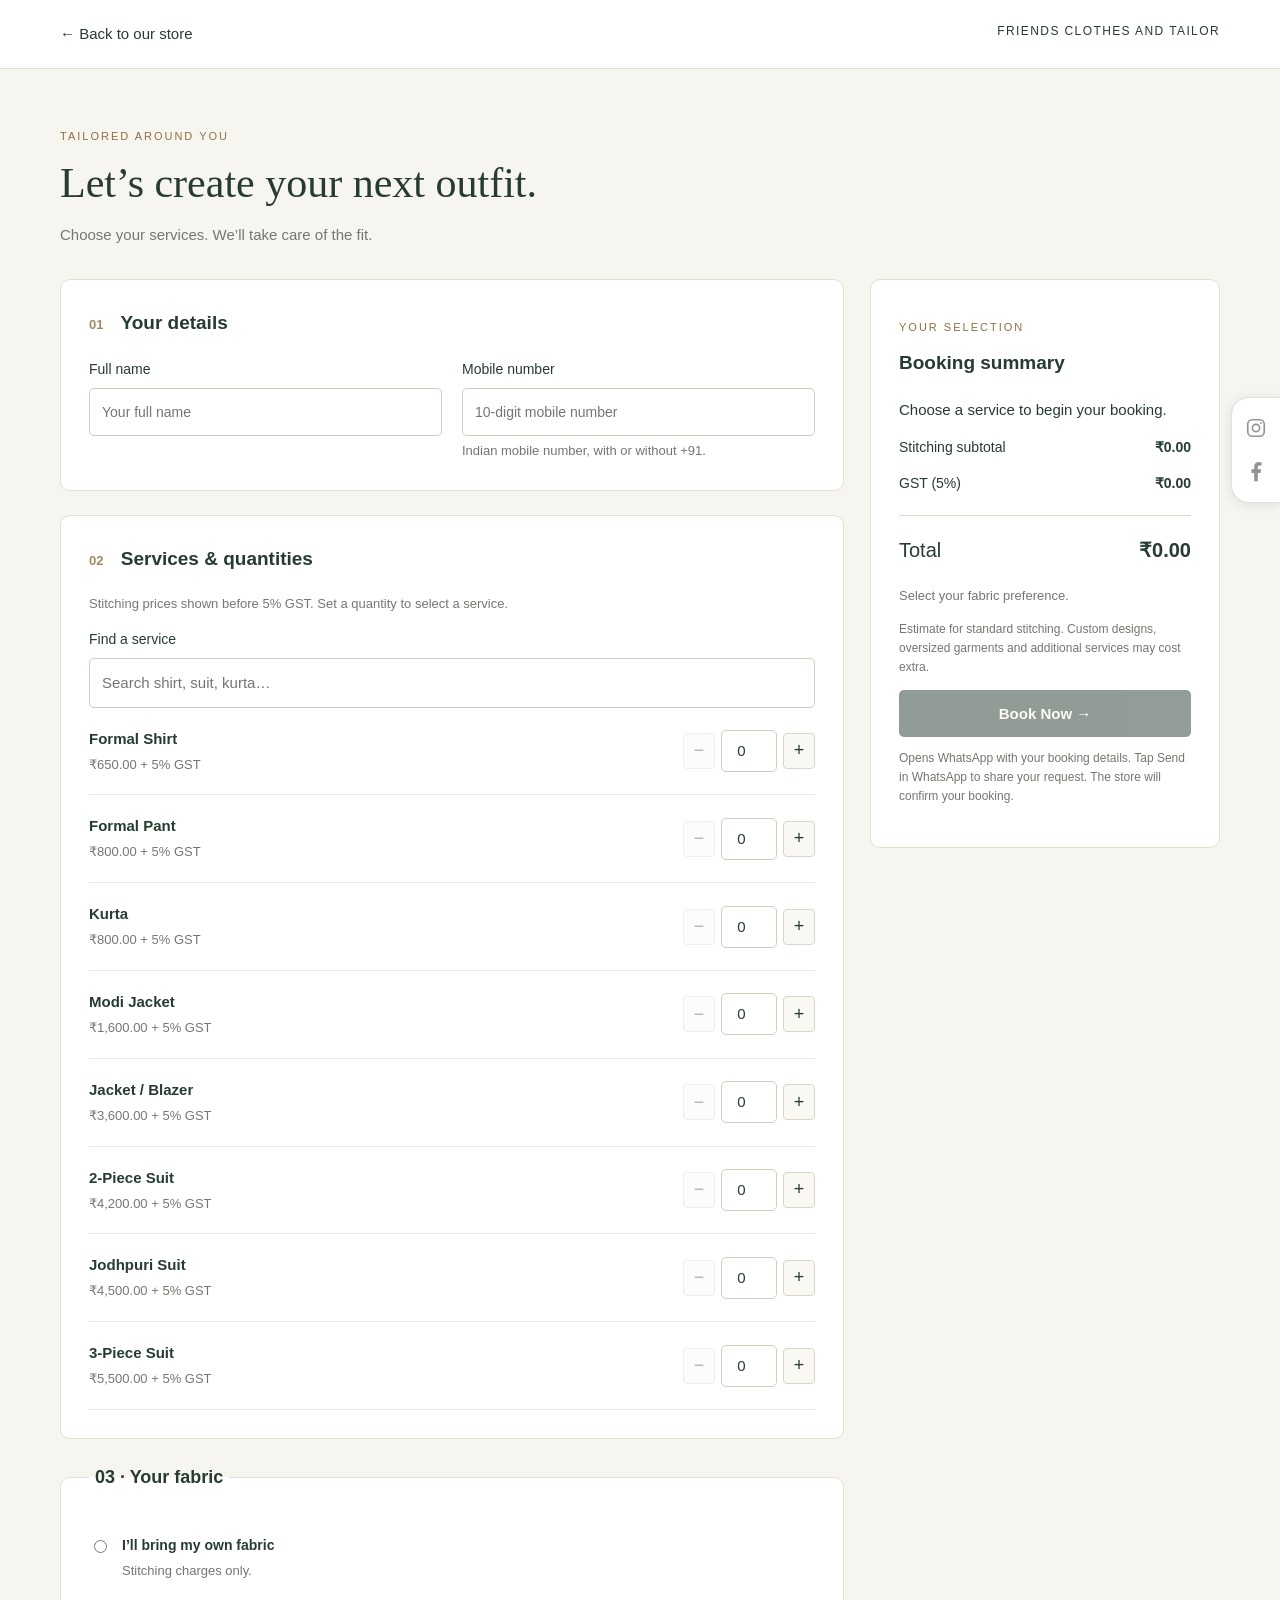
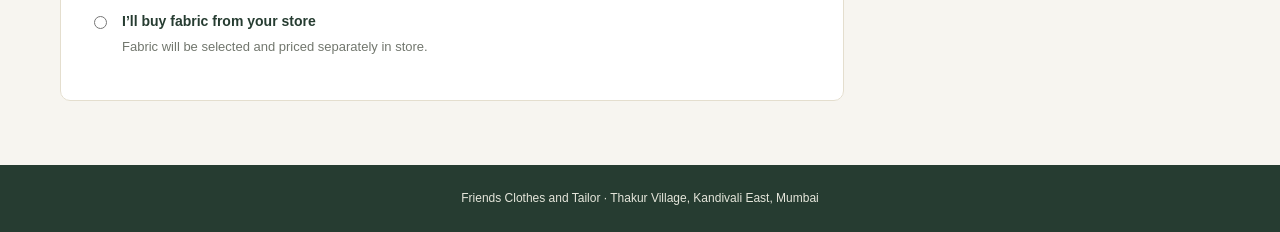
<file: booking.html>
<!doctype html>
<html lang="en">
<head>
  <meta charset="utf-8">
  <meta name="viewport" content="width=device-width,initial-scale=1">
  <title>Book Your Tailoring | Friends Clothes and Tailor</title>
  <link rel="stylesheet" href="assets/booking-page.css">
  <script src="assets/booking-page.js" defer></script>
  <link rel="stylesheet" href="assets/social.css">
</head>
<body>
  <header><a href="index.html">← Back to our store</a><span>FRIENDS CLOTHES AND TAILOR</span></header>
  <main>
    <div class="intro"><p class="eyebrow">TAILORED AROUND YOU</p><h1>Let’s create your next outfit.</h1><p>Choose your services. We’ll take care of the fit.</p></div>
    <noscript><p>Please enable JavaScript to calculate your booking, or call <a href="tel:+919819898783">+91 98198 98783</a>.</p></noscript>
    <form id="booking-form">
      <div class="booking-fields">
        <section class="panel"><h2><span>01</span> Your details</h2><div class="details-grid"><label>Full name<input id="customer-name" name="name" autocomplete="name" maxlength="100" required placeholder="Your full name"></label><label>Mobile number<input id="customer-mobile" name="mobile" type="tel" autocomplete="tel" inputmode="tel" maxlength="18" required placeholder="10-digit mobile number"><small>Indian mobile number, with or without +91.</small></label></div></section>
        <section class="panel"><h2><span>02</span> Services &amp; quantities</h2><p class="muted">Stitching prices shown before 5% GST. Set a quantity to select a service.</p><label class="search-label" for="service-search">Find a service</label><input type="search" id="service-search" placeholder="Search shirt, suit, kurta…" aria-controls="service-list"><div id="service-list"></div><p id="no-results" hidden>No matching services. Try another search.</p></section>
        <fieldset class="panel"><legend>03 · Your fabric</legend><label class="fabric-choice"><input type="radio" name="fabric" value="own" required><span><strong>I’ll bring my own fabric</strong><small>Stitching charges only.</small></span></label><label class="fabric-choice"><input type="radio" name="fabric" value="store" required><span><strong>I’ll buy fabric from your store</strong><small>Fabric will be selected and priced separately in store.</small></span></label></fieldset>
      </div>
      <aside class="panel summary"><p class="eyebrow">YOUR SELECTION</p><h2>Booking summary</h2><div id="summary-items"><p class="muted">Your selected services will appear here.</p></div><div class="totals" aria-live="polite" aria-atomic="true"><p><span>Stitching subtotal</span><strong id="subtotal">₹0.00</strong></p><p><span>GST (5%)</span><strong id="gst">₹0.00</strong></p><p class="grand-total"><span>Total</span><strong id="total">₹0.00</strong></p></div><p id="fabric-note" class="muted">Select your fabric preference.</p><p class="fine-print">Estimate for standard stitching. Custom designs, oversized garments and additional services may cost extra.</p><p id="booking-error" role="alert"></p><button id="submit-booking" type="submit" disabled>Book Now →</button><p class="fine-print">Opens WhatsApp with your booking details. Tap Send in WhatsApp to share your request. The store will confirm your booking.</p></aside>
    </form>
  </main>
  <footer>Friends Clothes and Tailor · Thakur Village, Kandivali East, Mumbai</footer>
  <nav class="social-rail" aria-label="Follow us on social media">
    <a href="https://www.instagram.com/friends_cloth_and_tailor/" target="_blank" rel="noopener noreferrer" aria-label="Friends Clothes and Tailor on Instagram (opens in a new tab)" title="Instagram">
      <svg viewBox="0 0 24 24" fill="none" stroke="currentColor" stroke-width="1.8" aria-hidden="true"><rect x="3" y="3" width="18" height="18" rx="5"/><circle cx="12" cy="12" r="4"/><circle cx="17.5" cy="6.5" r="1" fill="currentColor" stroke="none"/></svg>
    </a>
    <a class="social-facebook" href="https://www.facebook.com/profile.php?id=100063511886739" target="_blank" rel="noopener noreferrer" aria-label="Friends Clothes and Tailor on Facebook (opens in a new tab)" title="Facebook">
      <svg viewBox="0 0 24 24" fill="currentColor" aria-hidden="true"><path d="M14 22v-9h3l.5-4H14V7c0-1.2.4-2 2-2h2V1.4A25 25 0 0 0 15 1c-3 0-5 1.8-5 5v3H7v4h3v9h4Z"/></svg>
    </a>
  </nav>
</body>
</html>
</file>
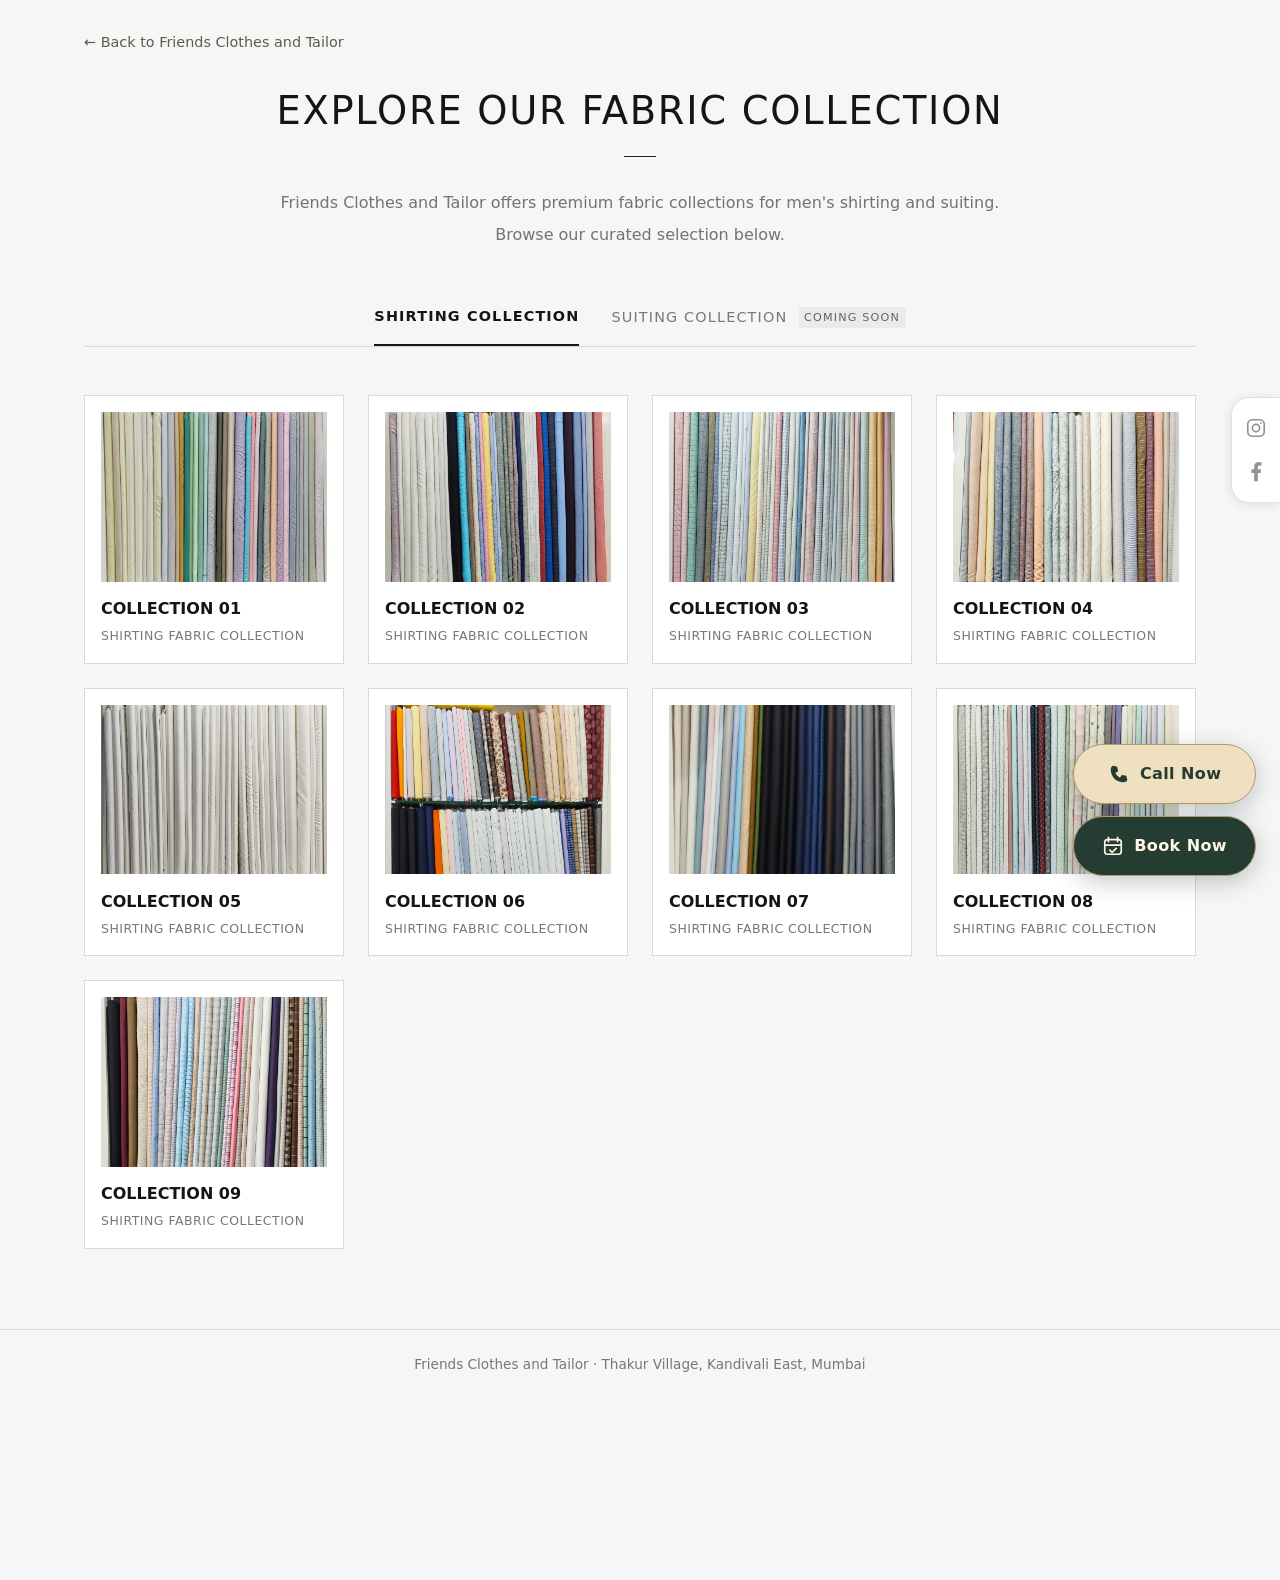
<file: fabrics.html>
<!DOCTYPE html>
<html lang="en">
<head>
  <meta charset="UTF-8">
  <meta name="viewport" content="width=device-width, initial-scale=1.0">
  <title>Fabric Collection | Friends Clothes and Tailor</title>
  <meta name="description" content="Explore nine shirting fabric collections at Friends Clothes and Tailor in Thakur Village, Kandivali East, Mumbai.">
  <link rel="icon" type="image/png" href="logo.png">
  <style>
    * { box-sizing: border-box; }
    body { margin: 0; background: #f6f6f6; color: #151515; font-family: system-ui, -apple-system, 'Segoe UI', sans-serif; line-height: 1.6; }
    .topbar { max-width: 1160px; margin: 0 auto; padding: 1.3rem 1.5rem; }
    .back { color: #625a4a; font-size: 0.9rem; text-decoration: none; display: inline-flex; align-items: center; min-height: 44px; }
    .back:hover { text-decoration: underline; }
    a:focus-visible { outline: 2px solid #9a7a43; outline-offset: 5px; }
    main { max-width: 1160px; padding: 0 1.5rem 5rem; margin: 0 auto; }
    .intro { text-align: center; margin: 0 auto 2.5rem; max-width: 850px; }
    h1 { font-size: clamp(1.6rem, 3vw, 2.45rem); font-weight: 500; line-height: 1.3; letter-spacing: 0.045em; text-transform: uppercase; margin: 0; }
    h1::after { content: ''; display: block; width: 32px; height: 1px; background: #222; margin: 1.25rem auto 2rem; }
    .intro p { font-size: 1rem; color: #737373; margin: 0.3rem 0; }
    .collection-types { display: flex; justify-content: center; align-items: stretch; gap: 2rem; border-bottom: 1px solid #d8d8d8; margin-bottom: 3rem; }
    .active-type { margin: 0; padding: 1rem 0; border-bottom: 2px solid #171717; text-transform: uppercase; font-size: 0.9rem; font-weight: 600; letter-spacing: 0.08em; }
    .future-type { padding: 1rem 0; display: flex; align-items: center; justify-content: center; flex-wrap: wrap; gap: 0.7rem; font-size: 0.9rem; color: #787878; text-transform: uppercase; letter-spacing: 0.08em; }
    .badge { font-size: 0.7rem; background: #eaeaea; color: #656565; border-radius: 3px; padding: 0.1rem 0.35rem; white-space: nowrap; }
    .fabric-grid { display: grid; grid-template-columns: repeat(4, minmax(0, 1fr)); gap: 1.5rem; }
    .fabric-card { background: #fff; border: 1px solid #d9d9d9; padding: 1rem; min-width: 0; }
    .fabric-card img { display: block; width: 100%; aspect-ratio: 4 / 3; object-fit: cover; object-position: center; background: #eeede9; }
    .fabric-card h2 { margin: 0.9rem 0 0.2rem; font-size: 1rem; font-weight: 600; text-transform: uppercase; }
    .fabric-card p { margin: 0; font-size: 0.78rem; text-transform: uppercase; color: #777; letter-spacing: 0.07em; }
    footer { text-align: center; border-top: 1px solid #ddd; padding: 1.5rem; font-size: 0.85rem; color: #777; }
    @media (max-width: 900px) { .fabric-grid { grid-template-columns: repeat(3, minmax(0, 1fr)); } }
    @media (max-width: 680px) { .fabric-grid { grid-template-columns: repeat(2, minmax(0, 1fr)); gap: 1rem; } .collection-types { gap: 1rem; } .active-type, .future-type { font-size: 0.78rem; } .fabric-card { padding: 0.7rem; } }
    @media (max-width: 380px) { main { padding-inline: 1rem; } .fabric-grid { grid-template-columns: minmax(0, 1fr); } }
    .intro p, .fabric-card p { line-height: 1.75; }
    .collection-types { flex-wrap: wrap; }
    .fabric-card p { letter-spacing: 0.04em; }
  </style>
  <link rel="stylesheet" href="assets/motion.css">
  <link rel="stylesheet" href="assets/booking.css">
  <script src="assets/motion.js" defer></script>
  <link rel="stylesheet" href="assets/social.css">
</head>
<body>
  <header class="topbar"><a class="back" href="index.html#fabrics">← Back to Friends Clothes and Tailor</a></header>
  <main>
    <div class="intro">
      <h1>Explore Our Fabric Collection</h1>
      <p>Friends Clothes and Tailor offers premium fabric collections for men's shirting and suiting.</p>
      <p>Browse our curated selection below.</p>
    </div>
    <div class="collection-types">
      <p class="active-type" id="shirting-title">Shirting Collection</p>
      <div class="future-type">Suiting Collection <span class="badge">Coming Soon</span></div>
    </div>
    <section class="fabric-grid" aria-labelledby="shirting-title">
      <article class="fabric-card" aria-labelledby="collection-01">
        <img src="assets/shirting-collection-01.png" alt="Shirting fabric rolls in Collection 01" loading="lazy" decoding="async">
        <h2 id="collection-01">Collection 01</h2>
        <p>Shirting Fabric Collection</p>
      </article>
      <article class="fabric-card" aria-labelledby="collection-02">
        <img src="assets/shirting-collection-02.png" alt="Shirting fabric rolls in Collection 02" loading="lazy" decoding="async">
        <h2 id="collection-02">Collection 02</h2>
        <p>Shirting Fabric Collection</p>
      </article>
      <article class="fabric-card" aria-labelledby="collection-03">
        <img src="assets/shirting-collection-03.png" alt="Shirting fabric rolls in Collection 03" loading="lazy" decoding="async">
        <h2 id="collection-03">Collection 03</h2>
        <p>Shirting Fabric Collection</p>
      </article>
      <article class="fabric-card" aria-labelledby="collection-04">
        <img src="assets/shirting-collection-04.png" alt="Shirting fabric rolls in Collection 04" loading="lazy" decoding="async">
        <h2 id="collection-04">Collection 04</h2>
        <p>Shirting Fabric Collection</p>
      </article>
      <article class="fabric-card" aria-labelledby="collection-05">
        <img src="assets/shirting-collection-05.png" alt="Shirting fabric rolls in Collection 05" loading="lazy" decoding="async">
        <h2 id="collection-05">Collection 05</h2>
        <p>Shirting Fabric Collection</p>
      </article>
      <article class="fabric-card" aria-labelledby="collection-06">
        <img src="assets/shirting-collection-06.png" alt="Shirting fabric rolls in Collection 06" loading="lazy" decoding="async">
        <h2 id="collection-06">Collection 06</h2>
        <p>Shirting Fabric Collection</p>
      </article>
      <article class="fabric-card" aria-labelledby="collection-07">
        <img src="assets/shirting-collection-07.png" alt="Shirting fabric rolls in Collection 07" loading="lazy" decoding="async">
        <h2 id="collection-07">Collection 07</h2>
        <p>Shirting Fabric Collection</p>
      </article>
      <article class="fabric-card" aria-labelledby="collection-08">
        <img src="assets/shirting-collection-08.png" alt="Shirting fabric rolls in Collection 08" loading="lazy" decoding="async">
        <h2 id="collection-08">Collection 08</h2>
        <p>Shirting Fabric Collection</p>
      </article>
      <article class="fabric-card" aria-labelledby="collection-09">
        <img src="assets/shirting-collection-09.png" alt="Shirting fabric rolls in Collection 09" loading="lazy" decoding="async">
        <h2 id="collection-09">Collection 09</h2>
        <p>Shirting Fabric Collection</p>
      </article>
    </section>
  </main>
  <footer>Friends Clothes and Tailor · Thakur Village, Kandivali East, Mumbai</footer>
    <div class="floating-actions" aria-label="Contact and booking">
    <a class="floating-call-now" href="tel:+919819898783" aria-label="Call Now: +91 98198 98783"><svg viewBox="0 0 24 24" fill="currentColor" aria-hidden="true"><path d="m6 3 4 1 1 5-3 2c1 2 3 4 5 5l2-3 5 1 1 4c0 2-2 3-4 3C9 21 3 15 3 7c0-2 1-4 3-4Z"/></svg>Call Now</a>
    <a class="floating-book-now" href="booking.html"><svg viewBox="0 0 24 24" fill="none" stroke="currentColor" stroke-width="1.8" aria-hidden="true"><rect x="3" y="5" width="18" height="16" rx="3"/><path d="M7 2v6M17 2v6M3 11h18m-13 5 3 3 5-5"/></svg>Book Now</a>
  </div>
  <nav class="social-rail" aria-label="Follow us on social media">
    <a href="https://www.instagram.com/friends_cloth_and_tailor/" target="_blank" rel="noopener noreferrer" aria-label="Friends Clothes and Tailor on Instagram (opens in a new tab)" title="Instagram">
      <svg viewBox="0 0 24 24" fill="none" stroke="currentColor" stroke-width="1.8" aria-hidden="true"><rect x="3" y="3" width="18" height="18" rx="5"/><circle cx="12" cy="12" r="4"/><circle cx="17.5" cy="6.5" r="1" fill="currentColor" stroke="none"/></svg>
    </a>
    <a class="social-facebook" href="https://www.facebook.com/profile.php?id=100063511886739" target="_blank" rel="noopener noreferrer" aria-label="Friends Clothes and Tailor on Facebook (opens in a new tab)" title="Facebook">
      <svg viewBox="0 0 24 24" fill="currentColor" aria-hidden="true"><path d="M14 22v-9h3l.5-4H14V7c0-1.2.4-2 2-2h2V1.4A25 25 0 0 0 15 1c-3 0-5 1.8-5 5v3H7v4h3v9h4Z"/></svg>
    </a>
  </nav>
</body>
</html>
</file>
<file: assets/motion.css>
/* Smooth entrances and hover emphasis, preserving photography proportions. */
html { scroll-behavior: smooth; }
.nav-links a, .back, .collection-enquire, .collection-special-action a,
.fabric-explore, .hero .btn, .contact-card a {
  transition: color 360ms ease, background-color 360ms ease, border-color 360ms ease, box-shadow 360ms ease;
}
.collection-card, .fabric-card, .contact-card, .brand-plaque, .why-benefits li {
  transition: border-color 550ms ease, box-shadow 550ms ease, background-color 550ms ease, translate 550ms ease;
}
@media (hover: hover) and (pointer: fine) {
  .collection-card:hover, .fabric-card:hover, .contact-card:hover {
    border-color: #c6b595;
    box-shadow: 0 16px 36px #30281720;
  }
  .brand-plaque:hover, .why-benefits li:hover { border-color: #c6b595; background-color: #fcfaf6; }
  .fabric-explore:hover, .hero .btn:hover { box-shadow: 0 6px 18px #00000018; }
}
@media (prefers-reduced-motion: reduce) {
  html { scroll-behavior: auto; }
  *, *::before, *::after { animation: none !important; transition: none !important; }
}
@media print { html { scroll-behavior: auto; } }
</file>
<file: assets/reviews.css>
.customer-reviews{max-width:1160px;margin:76px auto 0;padding-top:46px;border-top:1px solid #ded7cb;color:#22332e}
.reviews-heading{display:flex;justify-content:space-between;align-items:center;gap:28px}
.reviews-eyebrow{font-size:12px!important;letter-spacing:2px;color:#846638;margin:0 0 12px}
.reviews-heading h3{font-family:Georgia,serif;font-size:clamp(26px,3vw,36px);font-weight:400;margin:0 0 12px;line-height:1.2}
.reviews-heading p{font-size:16px;line-height:1.6}
.google-score{display:grid;gap:6px;padding:20px 26px;border:1px solid #ded7cb;border-radius:8px;text-decoration:none;color:inherit;min-width:190px;background:#faf8f4}
.google-score strong{font-size:30px;line-height:1.2}.google-score strong span{color:#9d762e;font-size:24px}.google-score>span{font-size:13px}
.reviews-toolbar,.reviews-bottom{display:flex;align-items:center;justify-content:space-between;gap:16px}.reviews-toolbar{margin:28px 0 16px}.reviews-toolbar p{font-size:14px;margin:0}
.reviews-controls{display:flex;gap:10px}.reviews-controls[hidden]{display:none}.reviews-controls button{width:44px;height:44px;border:1px solid #cfc7b9;background:white;border-radius:50%;color:#22332e;font-size:22px;cursor:pointer;transition:background .35s,color .35s}.reviews-controls button:hover:not(:disabled){background:#22332e;color:white}.reviews-controls button:disabled{opacity:.3;cursor:default}
.reviews-track{display:flex;gap:20px;overflow-x:auto;scroll-snap-type:x proximity;padding:3px 2px 18px;scrollbar-width:thin;scrollbar-color:#ab9165 #eeeae3;overscroll-behavior-x:contain}
.google-review{flex:0 0 calc((100% - 40px)/3);box-sizing:border-box;scroll-snap-align:start;padding:26px;background:#faf8f4;border:1px solid #e7e1d6;border-radius:8px;display:flex;flex-direction:column;min-width:0;min-height:300px}
.review-stars{color:#977127;font-size:19px;letter-spacing:3px}.google-review blockquote,.google-review .rating-only{font-size:16px;line-height:1.8;margin:20px 0 28px;color:#35413b;font-style:normal}.google-review blockquote:before{content:'“'}.google-review blockquote:after{content:'”'}.google-review .rating-only{color:#72736c}
.review-person{display:flex;align-items:center;gap:12px;margin-top:auto}.review-avatar{display:grid;place-items:center;width:38px;height:38px;flex-shrink:0;border-radius:50%;background:#eae3d6;color:#655437;font-family:Georgia,serif}.review-person h4{font-size:14px;margin:0 0 5px;line-height:1.4;overflow-wrap:anywhere}.review-person div>span{font-size:12px;color:#6b716d}
.reviews-bottom{margin-top:16px;font-size:13px;color:#646b65}.reviews-bottom a{color:#354c40;text-underline-offset:4px}.reviews-note{font-size:12px!important;line-height:1.7;color:#767770;margin:16px 0 0;max-width:800px}
.customer-reviews :focus-visible{outline:2px solid #846638;outline-offset:4px}
@media(max-width:900px){.google-review{flex-basis:calc((100% - 20px)/2)}}
@media(max-width:600px){.customer-reviews{margin-top:46px;padding-top:32px}.reviews-heading{align-items:flex-start;flex-direction:column}.google-score{box-sizing:border-box;width:100%;min-width:0}.google-review{flex-basis:88%;padding:22px}.reviews-bottom{align-items:flex-start;flex-direction:column}.reviews-toolbar p{max-width:210px}}
@media(prefers-reduced-motion:reduce){.reviews-controls button{transition:none}}
</file>
<file: assets/contact.css>
#contact .contact-grid{max-width:1160px;margin:0 auto;grid-template-columns:repeat(3,minmax(0,1fr));gap:22px}
#contact .contact-card{display:flex;flex-direction:column;align-items:flex-start;padding:32px;border:1px solid #e5ded2;border-radius:10px;background:#fffdf9;box-shadow:0 8px 28px #352c1705}
#contact .contact-icon{display:grid;place-items:center;width:44px;height:44px;margin-bottom:24px;border:1px solid #dfd3bd;border-radius:50%;color:#91703b;font-size:26px;line-height:1}
#contact .contact-card h3{font-size:14px;letter-spacing:1.6px;color:#2c3c33;margin:0 0 22px}
#contact .contact-card p{font-size:15px;line-height:1.75;margin:0 0 5px;color:#60655f}
#contact .contact-action{display:flex;justify-content:space-between;gap:28px;width:100%;padding-top:24px;margin-top:auto;color:#47563d;text-decoration:none;font-size:14px;font-weight:600}
#contact .closed-day{display:flex;justify-content:space-between;width:100%;padding:14px 0;margin:14px 0;border-top:1px solid #e8e0d4;border-bottom:1px solid #e8e0d4}
#contact .closed-day span:last-child{color:#856938}
#contact .contact-small{font-size:13px;line-height:1.7}
#contact .contact-connect{background:#243c31;border-color:#243c31}
#contact .contact-connect h3{color:#fff9ed}
#contact .contact-connect p{color:#d3ddd4}
#contact .contact-connect .contact-icon{border-color:#6e7963;color:#dfc493}
#contact .contact-number{font-size:clamp(18px,2vw,23px);font-weight:500;letter-spacing:.4px;color:#fff9ed;text-decoration:none;margin-bottom:12px}
#contact .contact-buttons{display:flex;flex-wrap:wrap;gap:10px;width:100%;margin:20px 0}
#contact .contact-buttons a{display:block;flex:1;text-align:center;padding:12px 15px;border:1px solid #809082;border-radius:5px;color:#fff9ed;font-size:14px;text-decoration:none;white-space:nowrap;transition:background .4s,color .4s}
#contact .contact-buttons a:last-child{background:#eee4ce;color:#263c30;border-color:#eee4ce}
#contact .contact-buttons a:hover{background:#fff9ed;color:#243c31}
#contact .contact-sms a{color:inherit;text-decoration:none}
#contact a:focus-visible{outline:2px solid #ac884c;outline-offset:5px}
footer{border-top:1px solid #45473d;padding:30px 24px;background:#1b2922;color:#c1c8be}
footer p{font-size:13px;line-height:1.8}
footer p:first-child{color:#eee8db}
@media(max-width:1000px){#contact .contact-grid{grid-template-columns:repeat(2,minmax(0,1fr))}#contact .contact-connect{grid-column:1/-1}#contact .contact-buttons{max-width:360px}}
@media(max-width:600px){#contact .contact-grid{grid-template-columns:minmax(0,1fr);gap:16px}#contact .contact-card{padding:26px}#contact .contact-connect{grid-column:auto}#contact .contact-action{margin-top:18px}#contact .contact-icon{margin-bottom:20px}}
@media(prefers-reduced-motion:reduce){#contact .contact-buttons a{transition:none}}
</file>
<file: assets/hero.css>
/* A readable introduction with the actual storefront as its backdrop. */
#home.hero{position:relative;min-height:650px;min-height:clamp(600px,85svh,820px);padding:80px max(24px,calc((100% - 1120px)/2));text-align:left;background:linear-gradient(90deg,rgba(15,29,23,.95) 0%,rgba(15,29,23,.85) 39%,rgba(15,29,23,.48) 72%,rgba(15,29,23,.3) 100%),url('shop-storefront.png') center center/cover no-repeat}
#home .hero-container{max-width:1120px;margin:0 auto;width:100%}
#home .hero-panel{max-width:680px;background:none;border:0;border-radius:0;padding:0;margin:0 0 32px}
#home .hero-eyebrow{display:flex;align-items:center;gap:12px;font-size:11px;font-weight:500;letter-spacing:2px;color:#e0cb9d;margin-bottom:26px;line-height:1.7}
#home h1{font-family:Georgia,'Times New Roman',serif;font-size:clamp(38px,5vw,66px);font-weight:400;text-transform:none;letter-spacing:-1.4px;line-height:1.12;color:#fffaf0;margin:0 0 28px}
#home h1 span{color:#e3cfa5}
#home .hero-panel>p{font-size:clamp(16px,1.6vw,19px);font-weight:400;line-height:1.7;color:#f0eee5;margin:0 0 22px;max-width:540px}
#home .hero-tagline{font-size:11px;letter-spacing:1.8px;line-height:2;color:#e0cb9d;font-weight:500;margin:0}
#home .btn-group{justify-content:flex-start;gap:12px}
#home .btn{min-height:48px;padding:13px 22px;font-size:12px;letter-spacing:.5px;border-radius:5px;transition:background-color .4s,color .4s,border-color .4s}
#home .btn-primary{background:#eee0c0;border-color:#eee0c0;color:#21372b}
#home .btn-primary:hover{background:#fff6e4;border-color:#fff6e4}
#home .btn-secondary{background:#10291d50;border-color:#c9d0bd80;color:#fffaf0}
#home .btn-secondary:hover{background:#fff6e4;color:#21372b;border-color:#fff6e4}
#home .btn svg{width:15px;height:15px}
@media(max-width:600px){#home.hero{padding:64px 24px;min-height:600px;background-image:linear-gradient(90deg,rgba(15,29,23,.92),rgba(15,29,23,.72)),url('shop-storefront.png')}#home .hero-eyebrow{font-size:10px;letter-spacing:1.4px;gap:8px;flex-wrap:wrap}#home h1{letter-spacing:-.8px;font-size:clamp(34px,8.8vw,48px)}#home .hero-tagline{font-size:10px;letter-spacing:1px}#home .btn{padding:12px 16px}#home .btn-group{gap:10px}}
@media(prefers-reduced-motion:reduce){#home .btn{transition:none}}
</file>
<file: assets/founder.css>
#founder{background:#14271e;color:#f7f2e8;padding:80px 24px;border-top:1px solid #ffffff12}
#founder .founder-inner{max-width:1040px;grid-template-columns:minmax(0,338px) minmax(0,1fr);gap:76px;align-items:center}
#founder .founder-photo{border-radius:6px;outline:1px solid #b69b6259;outline-offset:10px;box-shadow:0 18px 40px #0003}
#founder .founder-message{max-width:590px}
#founder .founder-eyebrow{font-size:11px;line-height:1.8;font-weight:500;letter-spacing:2.2px;color:#d7c294;margin:0 0 26px}
#founder .founder-quote-mark{font-size:54px;color:#c1a568;line-height:.65;margin:0 0 14px}
#founder blockquote{margin:0}
#founder blockquote p{font-family:Georgia,'Times New Roman',serif;font-size:clamp(19px,2.1vw,24px);font-style:normal;font-weight:400;line-height:1.65;color:#f1eee4;letter-spacing:0;margin:0}
#founder .founder-credit{margin-top:30px;padding:0 0 0 18px;border-left:2px solid #b89c64;text-transform:none;letter-spacing:0}
#founder .founder-credit h2{font-size:17px;font-weight:600;letter-spacing:.4px;color:#fff9ed;margin:0 0 6px}
#founder .founder-credit p{font-size:12px;line-height:1.8;color:#cbc9b9;margin:0}
#founder .founder-credit p:first-of-type{color:#dbc697;letter-spacing:1px;text-transform:uppercase;font-size:11px;margin-bottom:3px}
@media(max-width:768px){#founder{padding:58px 26px}#founder .founder-inner{grid-template-columns:minmax(0,1fr);gap:42px}#founder .founder-photo{max-width:290px;margin:0 auto}#founder .founder-message{max-width:520px;margin:0 auto}#founder .founder-eyebrow{margin-bottom:24px}#founder blockquote p{font-size:20px}}
</file>
<file: assets/booking.css>
body{padding-bottom:180px}
.floating-actions{position:fixed;right:calc(24px + env(safe-area-inset-right,0px));bottom:calc(24px + env(safe-area-inset-bottom,0px));z-index:1100;display:flex;flex-direction:column;gap:12px}
.floating-actions a{display:inline-flex;align-items:center;justify-content:center;gap:10px;box-sizing:border-box;min-width:170px;min-height:60px;padding:16px 28px;border:1px solid #b49a66;border-radius:999px;background:#243c31;color:#fff7e6;box-shadow:0 6px 24px #142a3040;font-family:inherit;font-size:16px;font-weight:600;letter-spacing:.4px;line-height:1.4;text-decoration:none;transition:background .35s ease,box-shadow .35s ease}
.floating-actions .floating-call-now{background:#eee0c0;color:#243c31}
.floating-actions svg{width:22px;height:22px;flex-shrink:0}
.floating-actions a:hover{background:#345040;color:#fff7e6;box-shadow:0 8px 28px #142a3050}
.floating-actions a:focus-visible{outline:3px solid #b49a66;outline-offset:4px}
@media(max-width:600px){.floating-actions{right:calc(16px + env(safe-area-inset-right,0px));bottom:calc(16px + env(safe-area-inset-bottom,0px));gap:10px}.floating-actions a{min-width:156px;min-height:56px;padding:14px 22px}}
@media(prefers-reduced-motion:reduce){.floating-actions a{transition:none}}
@media print{.floating-actions{display:none}body{padding-bottom:0}}
</file>
<file: assets/social.css>
.social-rail{position:fixed;right:env(safe-area-inset-right,0px);top:50%;transform:translateY(-50%);z-index:1090;display:flex;flex-direction:column;padding:8px 4px;background:#fff;border:1px solid #e3e1da;border-right:0;border-radius:18px 0 0 18px;box-shadow:0 2px 12px #00000018}
.social-rail a{display:flex;align-items:center;justify-content:center;width:40px;height:44px;color:#92958f;border-radius:12px;text-decoration:none;transition:color .35s ease,background .35s ease}
.social-rail a:hover{color:#b44479;background:#faf0f5}
.social-rail .social-facebook:hover{color:#1877f2;background:#edf4ff}
.social-rail a:focus-visible{outline:2px solid #9b7f46;outline-offset:-2px}
.social-rail svg{width:22px;height:22px}
@media(max-width:600px){.social-rail{padding:5px 0;border-radius:14px 0 0 14px}.social-rail a{width:36px;height:44px}.social-rail svg{width:20px;height:20px}}
@media(prefers-reduced-motion:reduce){.social-rail a{transition:none}}
@media print{.social-rail{display:none}}
</file>
<file: assets/navigation.css>
/* Left-aligned brand with a refined, right-aligned navigation row. */
header .nav-container{display:flex;flex-direction:column;align-items:stretch;gap:16px;max-width:1280px;padding:16px 24px}
header .brand-title{align-self:flex-start;justify-content:flex-start;flex-wrap:wrap;text-align:left;font-size:clamp(21px,2.1vw,28px);letter-spacing:.065em;line-height:1.35;gap:10px}
header .brand-title img{height:46px;width:auto}
header .nav-links{align-self:flex-end;justify-content:flex-end;flex-wrap:wrap;gap:8px 24px;margin:0;padding:10px 0 0;width:100%;border-top:1px solid #e9e2d5}
header .nav-links a{position:relative;font-size:12px;font-weight:500;letter-spacing:.075em;display:inline-block;padding:8px 2px;color:#344538;transition:color .35s ease}
header .nav-links a::after{content:'';position:absolute;left:2px;right:2px;bottom:2px;height:1px;background:#b4975b;transform:scaleX(0);transform-origin:right;transition:transform .4s ease}
header .nav-links a:hover,header .nav-links a:focus-visible{color:#92743e}
header .nav-links a:hover::after,header .nav-links a:focus-visible::after{transform:scaleX(1);transform-origin:left}
@media(max-width:600px){header .nav-container{padding:12px 16px;gap:10px}header .brand-title{font-size:20px;gap:6px;letter-spacing:.025em}header .brand-title img{height:34px}header .nav-links{gap:4px 14px}header .nav-links a{font-size:11px;letter-spacing:.02em}}
@media(prefers-reduced-motion:reduce){header .nav-links a,header .nav-links a::after{transition:none}}
</file>
<file: assets/booking-page.css>
*{box-sizing:border-box}body{margin:0;background:#f7f5f0;color:#263c31;font:15px/1.6 Arial,sans-serif}header{display:flex;justify-content:space-between;gap:20px;padding:22px max(24px,calc((100% - 1160px)/2));background:#fff;border-bottom:1px solid #e2ddcf}a{color:inherit}header a{text-decoration:none}header span{font-size:12px;letter-spacing:1.4px}main{max-width:1208px;margin:auto;padding:48px 24px 64px}.intro{margin-bottom:32px}.eyebrow{font-size:11px;letter-spacing:2px;color:#8b713e}h1{font:normal clamp(28px,4vw,42px)/1.2 Georgia,serif;margin:12px 0}h2{font-size:19px;margin:0 0 20px}h2>span{color:#a08b60;font-size:13px;margin-right:12px}.intro>p:last-child,.muted{color:#73796f}.muted,small,.fine-print{font-size:13px}form{display:grid;grid-template-columns:minmax(0,1fr) 350px;gap:26px;align-items:start}.booking-fields{display:grid;gap:24px}.panel{margin:0;padding:28px;background:#fff;border:1px solid #e4dece;border-radius:10px;min-width:0}.details-grid{display:grid;grid-template-columns:1fr 1fr;gap:20px}label{display:block;font-size:14px}input:not([type=radio]){display:block;width:100%;font:inherit;padding:12px;border:1px solid #cfcfbe;border-radius:5px;background:#fff;margin-top:7px;color:#263c31}small{display:block;color:#72776e;margin-top:5px}input:focus-visible,button:focus-visible,a:focus-visible{outline:2px solid #9b7f46;outline-offset:3px}.service-row{display:flex;justify-content:space-between;align-items:center;gap:18px;padding:19px 0;border-bottom:1px solid #eee9e0}.service-row[hidden]{display:none}.service-row h3{font-size:15px;margin:0}.service-row p{font-size:13px;margin:4px 0 0;color:#73796f}.quantity{display:flex;align-items:center;gap:6px}.quantity button{width:32px;height:36px;border:1px solid #dcd6c8;background:#faf8f3;border-radius:4px;font-size:18px;color:#263c31;cursor:pointer}.quantity input{width:56px;margin:0;text-align:center;padding:8px 3px}.quantity button:disabled{opacity:.4;cursor:default}legend{font-size:18px;font-weight:600;padding:0 6px}.fabric-choice{display:flex;align-items:flex-start;gap:12px;padding:14px 0;cursor:pointer}.fabric-choice input{margin-top:6px;accent-color:#263c31}.fabric-choice strong{font-size:14px}.summary{position:sticky;top:24px}.summary-item{padding:12px 0;border-bottom:1px solid #eee9e0;font-size:14px;display:flex;justify-content:space-between;gap:14px}.summary-item strong{white-space:nowrap}.totals p{display:flex;justify-content:space-between;gap:12px;font-size:14px}.totals .grand-total{border-top:1px solid #ded7c6;padding-top:18px;font-size:20px}.fine-print{color:#74776e;font-size:12px}#submit-booking{width:100%;padding:15px;border:0;border-radius:5px;background:#263c31;color:#fff8e9;font:600 15px Arial,sans-serif;cursor:pointer;transition:background .3s}#submit-booking:hover{background:#3a5342}#submit-booking:disabled{opacity:.5;cursor:default}#booking-error{color:#a13928;font-size:13px}footer{text-align:center;padding:24px;background:#263c31;color:#e5e6db;font-size:12px}@media(max-width:900px){form{grid-template-columns:1fr}.summary{position:static}}@media(max-width:560px){header{flex-direction:column;gap:8px}main{padding:30px 16px}.panel{padding:20px}.details-grid{grid-template-columns:1fr}.quantity{gap:3px}.quantity input{width:44px}.service-row{gap:8px}}@media(prefers-reduced-motion:reduce){#submit-booking{transition:none}}
</file>
